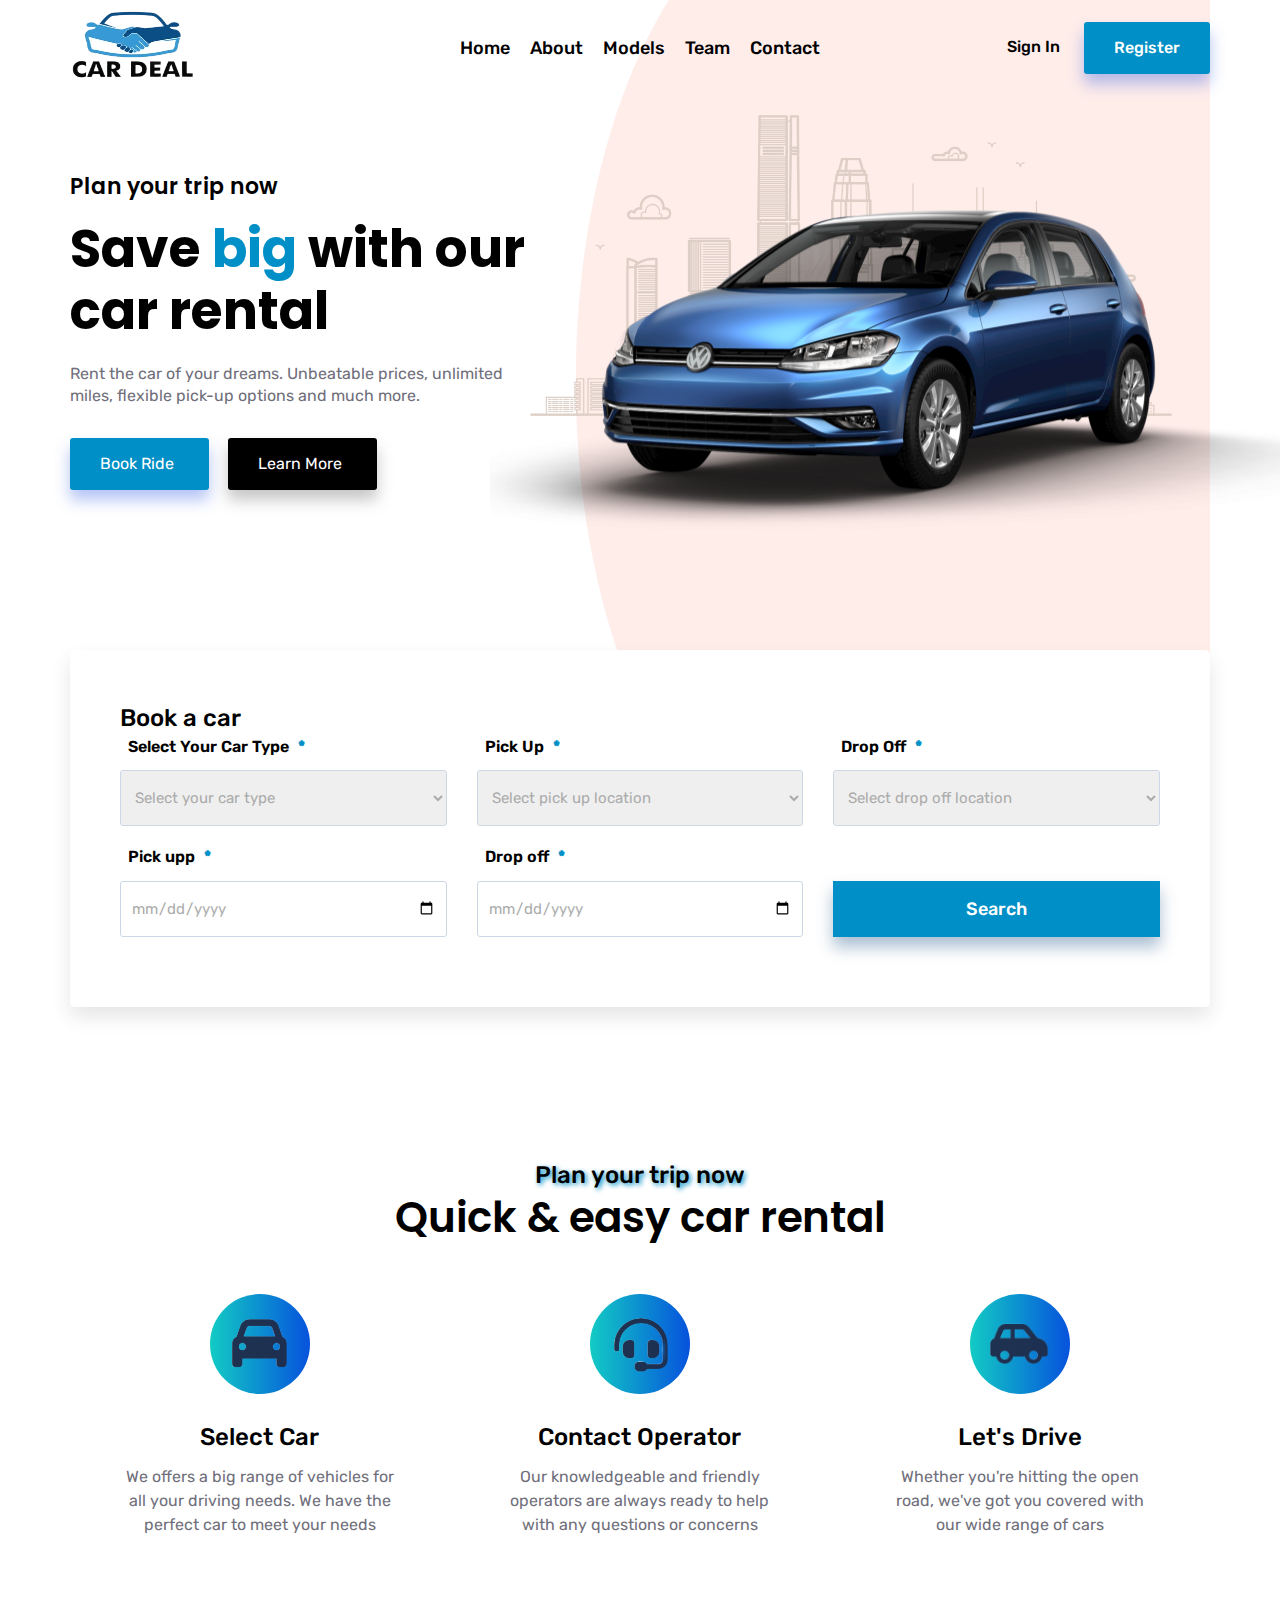
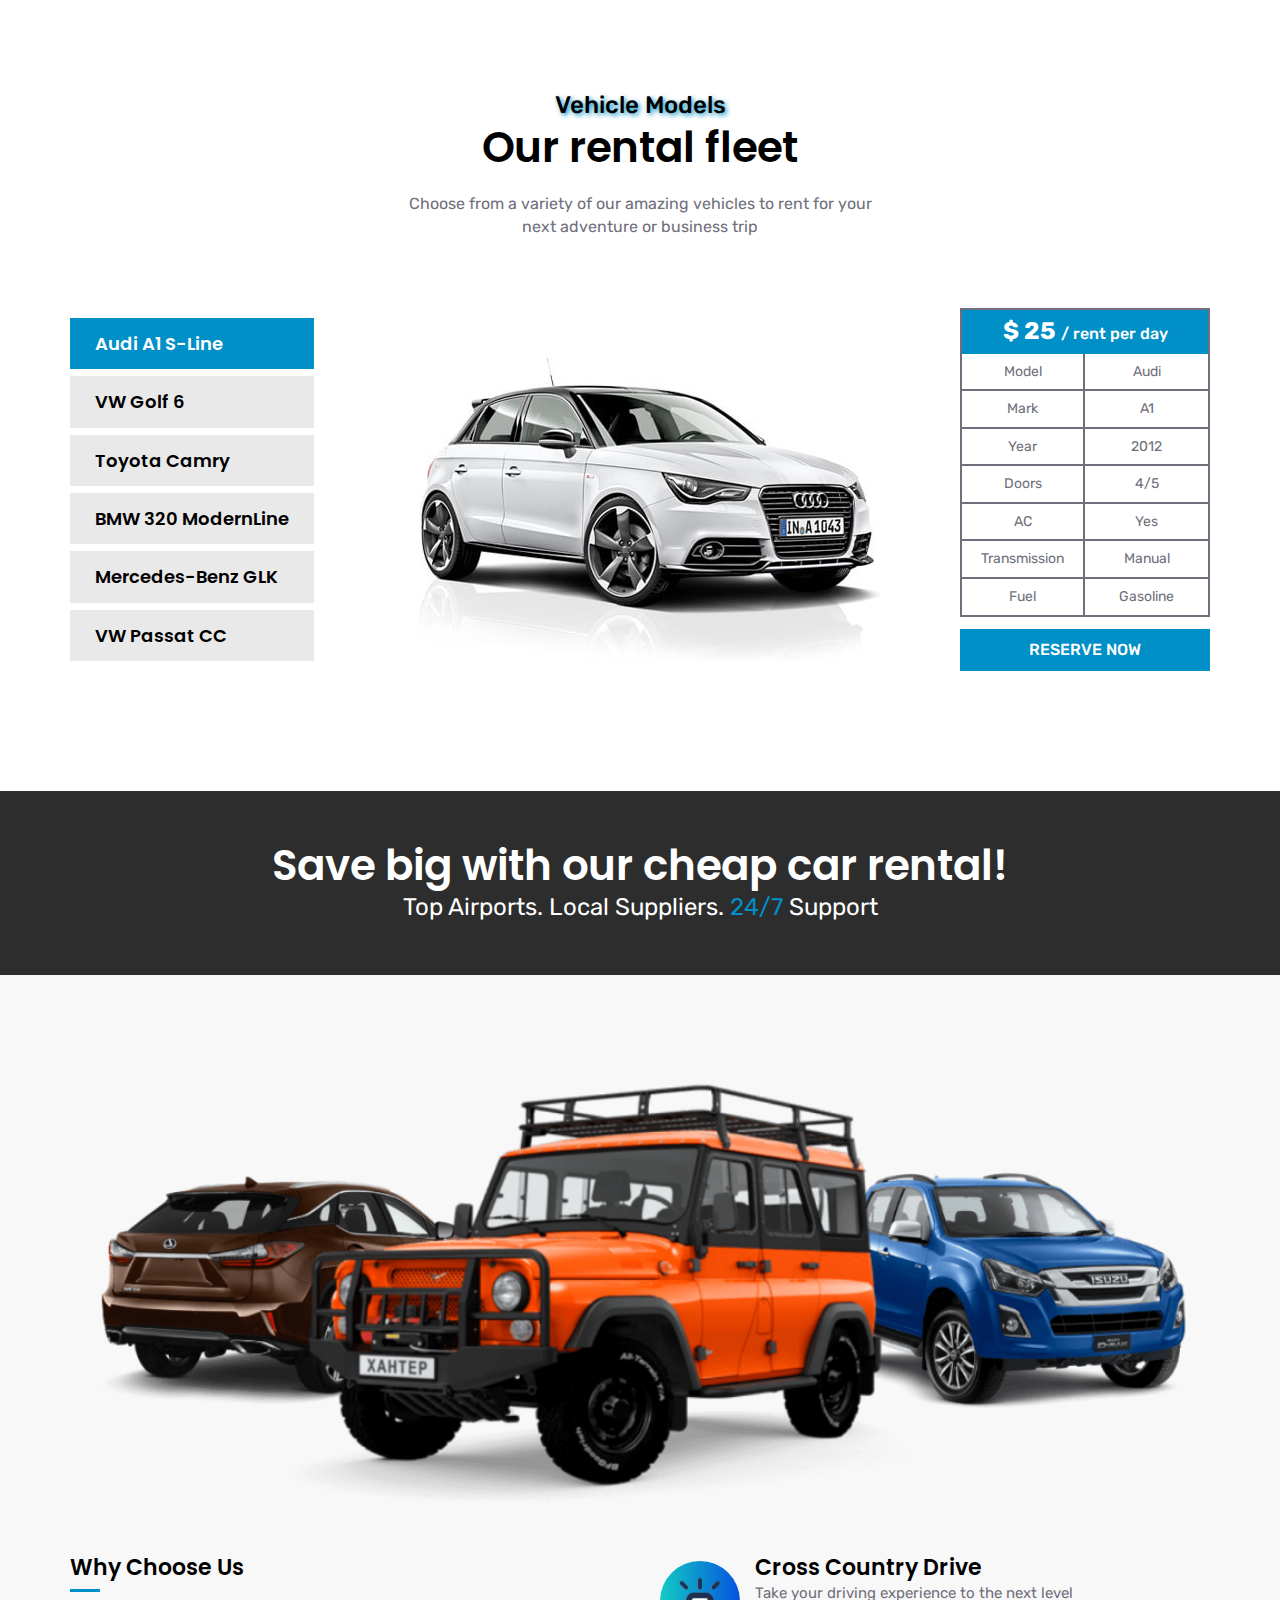
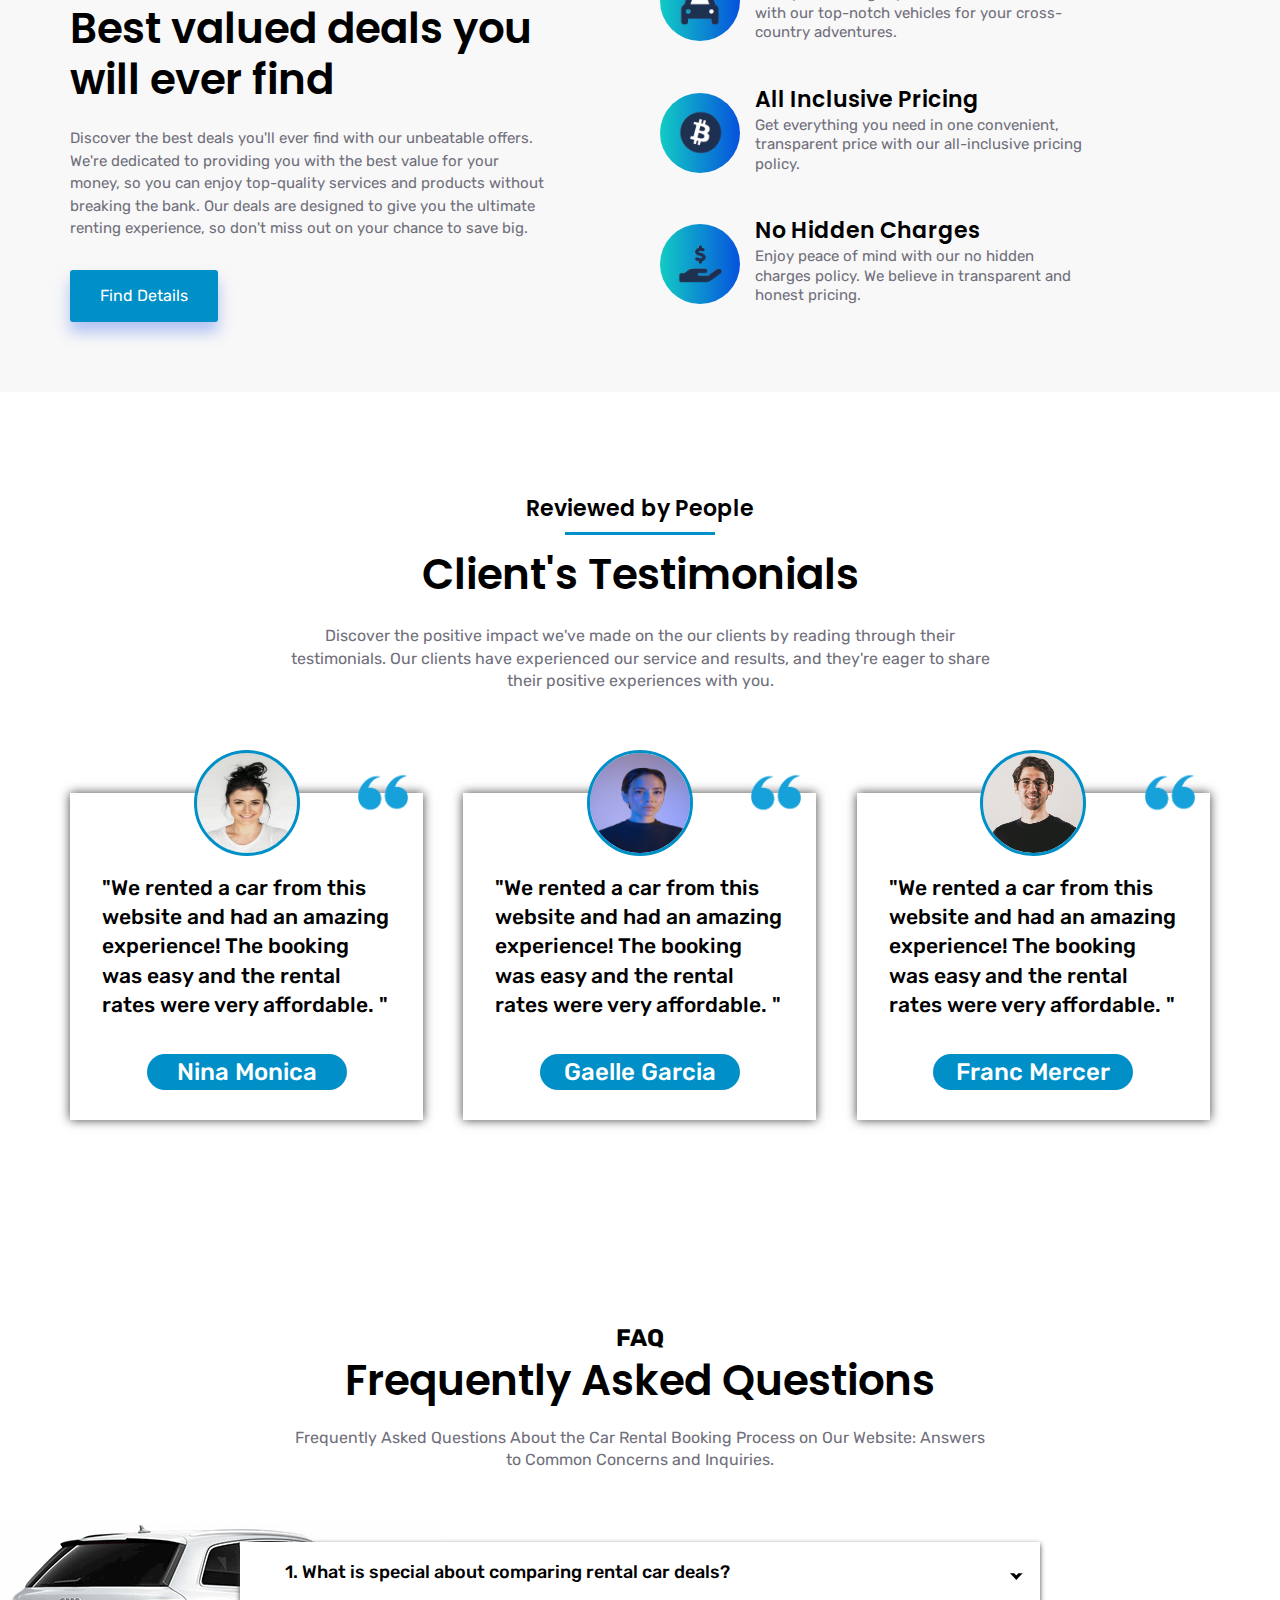
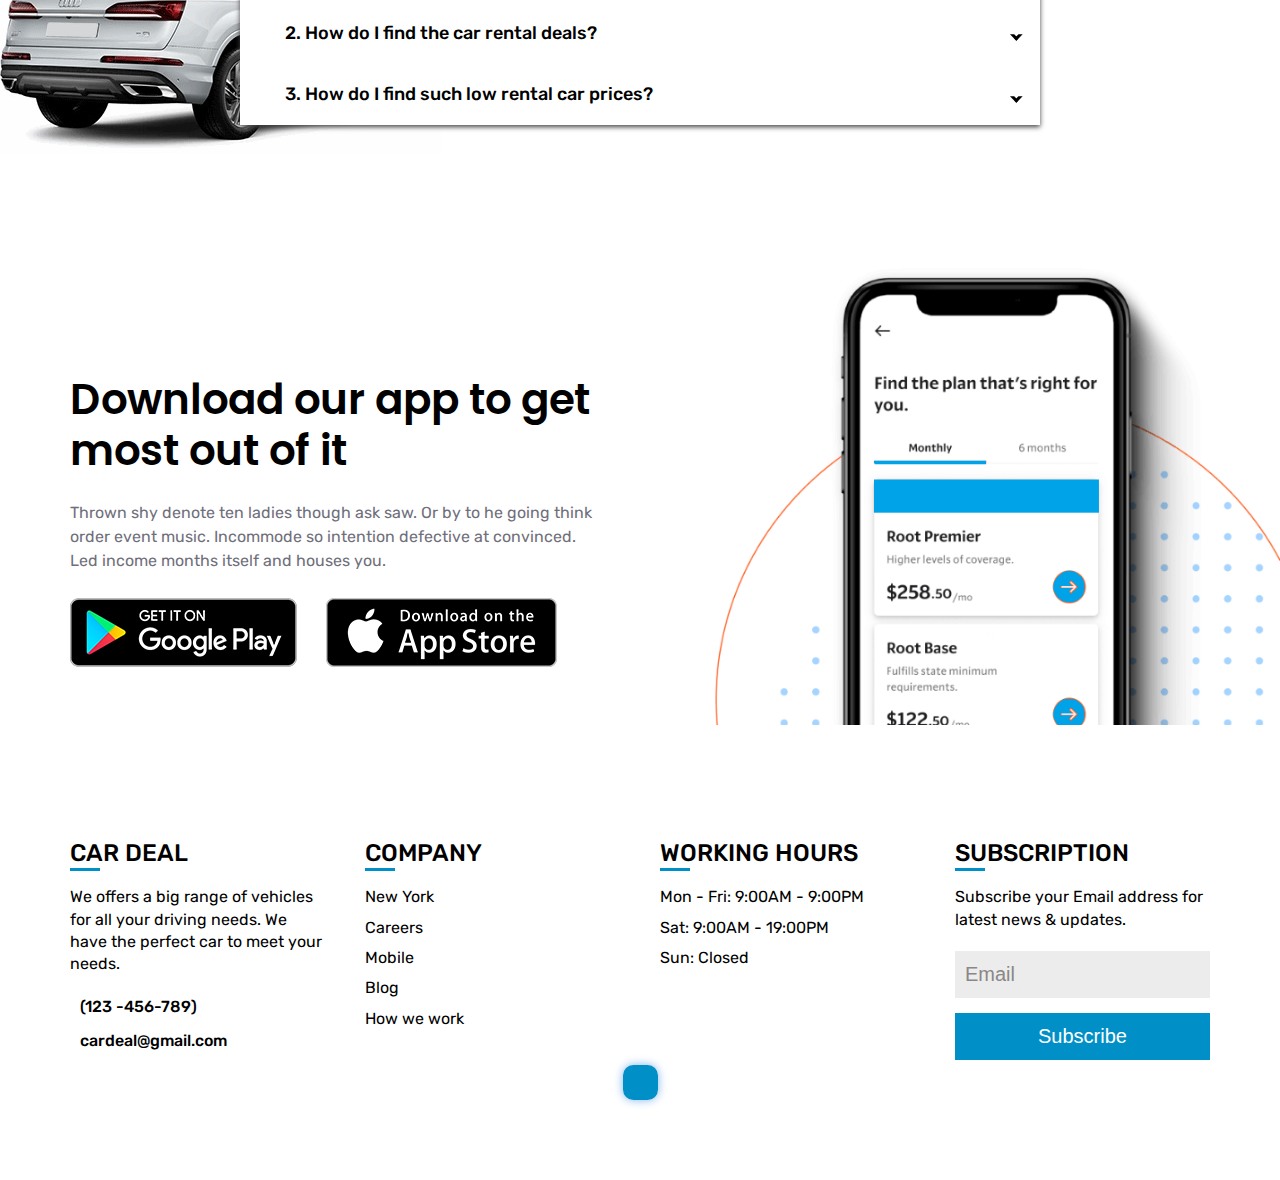
<file: index.html>
<!doctype html>
<html lang="en">
  <head>
    <meta charset="UTF-8" />
    <link rel="icon" type="image/svg+xml" href="/vite.svg" />
    <meta name="viewport" content="width=device-width, initial-scale=1.0" />
    <title>CarDeal</title>
    <link rel="preconnect" href="https://fonts.googleapis.com">
    <link rel="preconnect" href="https://fonts.gstatic.com" crossorigin>
    <link href="https://fonts.googleapis.com/css2?family=Rubik:ital,wght@0,300;0,400;0,500;0,600;0,700;0,800;1,300;1,400;1,500;1,600;1,700;1,800&display=swap" rel="stylesheet">
    <link rel="preconnect" href="https://fonts.googleapis.com">
    <link rel="preconnect" href="https://fonts.gstatic.com" crossorigin>
    <link href="https://fonts.googleapis.com/css2?family=Poppins:ital,wght@0,200;0,300;0,400;0,500;0,600;0,700;1,100;1,200;1,300;1,400;1,500;1,600;1,700&family=Rubik:ital,wght@0,300;0,400;0,500;0,600;0,700;0,800;1,300;1,400;1,500;1,600;1,700;1,800&display=swap" rel="stylesheet">
    <link rel="stylesheet" href="https://cdnjs.cloudflare.com/ajax/libs/font-awesome/6.5.1/css/all.min.css" integrity="sha512-DTOQO9RWCH3ppGqcWaEA1BIZOC6xxalwEsw9c2QQeAIftl+Vegovlnee1c9QX4TctnWMn13TZye+giMm8e2LwA==" crossorigin="anonymous" referrerpolicy="no-referrer" />
    <link rel="stylesheet" href="css/style.css">
  </head>
  <body>
	<div class="wrapper">

		<header class="header"></header>
		
		<div class="main">
 			<section class="hero">
				<div class="shell">
					<div class="hero__inner">
						<div class="hero__content">
							<h4>Plan your trip now</h4>

							<h1>Save <span>big</span> with our car rental</h1>

							<div class="hero__entry">
								<p>Rent the car of your dreams. Unbeatable prices, unlimited miles, flexible pick-up options and much more.</p>
							</div><!-- /.hero__entry -->

							<div class="hero__actions">
								<a href="#" class="btn btn--base">Book Ride
									<i class="fa-regular fa-circle-check"></i>
								</a>

								<a href="#" class="btn btn--black">
									Learn More 
									<i class="fa-solid fa-angle-right"></i>
								</a>
							</div><!-- /.hero__actions -->
						</div><!-- /.hero__content -->

						<figure class="hero__image-top">
							<img src="./public/images/vw.png" alt="">
						</figure>

						<figure class="hero__image">
							<img src="./public/images/hero2.png" alt="">
						</figure>
					</div><!-- /.hero__inner -->
				</div><!-- /.shell -->
		 	</section><!-- /.hero -->

			<section class="section-booking">
				<div class="shell">
					<div class="section__inner">
						<div class="form">
							<form action="">
								<header class="form__head">
									<h3>Book a car</h3>
								</header><!-- /.form__head -->

								<div class="form__body">
									<div class="form__row">
										<div class="form__cols">
											<div class="form__col">
												<div class="form__label">
													<i class="fa-solid fa-car-side"></i>

													Select Your Car Type 

													<b>*</b>
												</div><!-- /.form__label -->

												<div class="select">
													<select name="" id="" required>
														<option value="1">Select your car type</option>

														<option value="2">2</option>
													</select>
												</div><!-- /.select -->
											</div><!-- /.form__col -->

											<div class="form__col">
												<div class="form__label">
													<i class="fa-solid fa-location-dot"></i>

													Pick Up

													<b>*</b>
												</div><!-- /.form__label -->

												<div class="select ">
													<select name="" id="" required>
														<option value="1">Select pick up location</option>

														<option value="2">2</option>
													</select>
												</div><!-- /.select -->
											</div><!-- /.form__col -->

											<div class="form__col">
												<div class="form__label">
													<i class="fa-solid fa-location-dot"></i>

													Drop Off

													<b>*</b>
												</div><!-- /.form__label -->

												<div class="select ">
													<select name="" id="" required >
														<option value="1">Select drop off location</option>

														<option value="2">2</option>
													</select>
												</div><!-- /.select -->
											</div><!-- /.form__col -->
										</div><!-- /.form__cols -->
									</div><!-- /.form__row -->

									<div class="form__row">
										<div class="form__cols">
											<div class="form__col">
												<div class="form__label">
													<i class="fa-solid fa-calendar-days"></i>

													Pick upp

													<b>*</b>
												</div><!-- /.form__label -->

												<div class="form__controls">
													<input type="date" id="" name="" class="field" required>
												</div><!-- /.form__controls -->
											</div><!-- /.form__col -->

											<div class="form__col">
												<div class="form__label">
													<i class="fa-solid fa-calendar-days"></i>

													Drop off

													<b>*</b>
												</div><!-- /.form__label -->

												<div class="form__controls">
													<input type="date" id="" name="" class="field" required>
												</div><!-- /.form__controls -->
											</div><!-- /.form__col -->

											<div class="form__col">
												<div class="form__actions">
													<input type="submit" class="form__btn btn" value="Search">
												</div><!-- /.form__actions -->
											</div><!-- /.form__col -->
										</div><!-- /.form__cols -->
									</div><!-- /.form__row -->
								</div><!-- /.form__body -->
							</form>
						</div><!-- /.form -->
					</div><!-- /.section__inner -->
				</div><!-- /.shell -->
			</section><!-- /.section-booking -->

			<section class="section-plan">
				<div class="shell">
					<div class="section__inner">
						<div class="section__head">
							<h3>Plan your trip now</h3>

							<h2>Quick & easy car rental</h2>
						</div><!-- /.section__head -->

						<div class="features">
							<ul class="features__items">
								<li class="features__item">
									<div class="feature">
										<figure class="feature__image">
											<img src="./public/images/planning1.png" alt="">
										</figure><!-- /.feature__image -->

										<h3>Select Car</h3>

										<p>
											We offers a big range of vehicles for all your driving needs. We have the perfect car to meet your needs
										</p>
									</div><!-- /.feature -->
								</li><!-- /.features__item -->

								<li class="features__item">
									<div class="feature">
										<figure class="feature__image">
											<img src="./public/images/plannig2.png" alt="">
										</figure><!-- /.feature__image -->

										<h3>Contact Operator</h3>

										<p>
											Our knowledgeable and friendly operators are always ready to help with any questions or concerns
										</p>
									</div><!-- /.feature -->
								</li><!-- /.features__item -->

								<li class="features__item">
									<div class="feature">
										<figure class="feature__image">
											<img src="./public/images/planning3.png" alt="">
										</figure><!-- /.feature__image -->

										<h3>Let's Drive</h3>

										<p>
											Whether you're hitting the open road, we've got you covered with our wide range of cars
										</p>
									</div><!-- /.feature -->
								</li><!-- /.features__item -->
							</ul><!-- /.features__items -->
						</div><!-- /.features -->
					</div><!-- /.section__inner -->
				</div><!-- /.shell -->
			</section><!-- /.section-plan -->

			<section class="section-fleet">
				<div class="shell">
					<div class="section__inner">
						<div class="section__head">
							<h3>Vehicle Models</h3>

							<h2>Our rental fleet</h2>

							<div class="section__entry">
								<p>
									Choose from a variety of our amazing vehicles to rent for your next adventure or business trip
								</p>
							</div><!-- /.section__entry -->
						</div><!-- /.section__head -->

						<div class="section__body">
							<div class="tabs">
								<div class="tabs__head">
									<div class="tabs__nav">
										<ul>
											<li class="is-active">
												<a href="#tab1">Audi A1 S-Line</a>
											</li>

											<li>
												<a href="#tab2">VW Golf 6</a>
											</li>

											<li>
												<a href="#tab3">Toyota Camry</a>
											</li>

											<li>
												<a href="#tab4">BMW 320 ModernLine</a>
											</li>

											<li>
												<a href="#tab5">Mercedes-Benz GLK</a>
											</li>

											<li>
												<a href="#tab6">VW Passat CC</a>
											</li>
										</ul>
									</div><!-- /.tabs__nav -->
								</div><!-- /.tabs__head -->

								<div class="tabs__body">
									<div class="tab is-current" id="tab1">
										<figure>
											<img src="./public/images/audi.jpg" alt="">
										</figure>

										<div class="table-cars">
											<table width="100%" border="0" cellpadding="0" cellspacing="0">

												<colgroup>
														<col class="table__col--size1">
														
														<col class="table__col--size1">
														
														<col class="table__col--size1">
														
														<col class="table__col--size1">
														
														<col class="table__col--size1">

														<col class="table__col--size1">

														<col class="table__col--size1">
													</colgroup>

												<thead>
													<tr>
														<th  colspan="2"><span>$ 25 </span>/ rent per day</th>	
													</tr>
												</thead>

												<tbody>
													<tr>
														<td>Model</td>
														<td>Audi</td>
													</tr>

													<tr>
														<td>Mark</td>
														<td>A1</td>
													</tr>

													<tr>
														<td>Year</td>
														<td>2012</td>
													</tr>

													<tr>
														<td>Doors</td>
														<td>4/5</td>
													</tr>

													<tr>
														<td>AC</td>
														<td>Yes</td>
													</tr>

													<tr>
														<td>Transmission</td>
														<td>Manual</td>
													</tr>

													<tr>
														<td>Fuel</td>
														<td>Gasoline</td>
													</tr>
												</tbody>
											</table>

											<a href="#" class="btn btn--table">reserve now</a>
										</div><!-- /.table -->
									</div><!-- /.tab -->

									<div class="tab" id="tab2">
										<figure>
											<img src="./public/images/golf.jpg" alt="">
										</figure>

										<div class="table-cars">
											<table width="100%" border="0" cellpadding="0" cellspacing="0">

												<colgroup>
														<col class="table__col--size1">
														
														<col class="table__col--size1">
														
														<col class="table__col--size1">
														
														<col class="table__col--size1">
														
														<col class="table__col--size1">

														<col class="table__col--size1">

														<col class="table__col--size1">
													</colgroup>

												<thead>
													<tr>
														<th  colspan="2"><span>$ 25 </span>/ rent per day</th>	
													</tr>
												</thead>

												<tbody>
													<tr>
														<td>Model</td>
														<td>Golf 6</td>
													</tr>

													<tr>
														<td>Mark</td>
														<td>Volkswagen</td>
													</tr>

													<tr>
														<td>Year</td>
														<td>2008</td>
													</tr>

													<tr>
														<td>Doors</td>
														<td>4/5</td>
													</tr>

													<tr>
														<td>AC</td>
														<td>Yes</td>
													</tr>

													<tr>
														<td>Transmission</td>
														<td>Manual</td>
													</tr>

													<tr>
														<td>Fuel</td>
														<td>Diesel</td>
													</tr>
												</tbody>
											</table>

											<a href="#" class="btn btn--table">reserve now</a>
										</div><!-- /.table -->
									</div><!-- /.tab -->

									<div class="tab" id="tab3">
										<figure>
											<img src="./public/images/toyota.jpg" alt="">
										</figure>

										<div class="table-cars">
											<table width="100%" border="0" cellpadding="0" cellspacing="0">

												<colgroup>
														<col class="table__col--size1">
														
														<col class="table__col--size1">
														
														<col class="table__col--size1">
														
														<col class="table__col--size1">
														
														<col class="table__col--size1">

														<col class="table__col--size1">

														<col class="table__col--size1">
													</colgroup>

												<thead>
													<tr>
														<th  colspan="2"><span>$ 25 </span>/ rent per day</th>	
													</tr>
												</thead>

												<tbody>
													<tr>
														<td>Model</td>
														<td>Camry</td>
													</tr>

													<tr>
														<td>Mark</td>
														<td>Toyota</td>
													</tr>

													<tr>
														<td>Year</td>
														<td>2006</td>
													</tr>

													<tr>
														<td>Doors</td>
														<td>4/5</td>
													</tr>

													<tr>
														<td>AC</td>
														<td>Yes</td>
													</tr>

													<tr>
														<td>Transmission</td>
														<td>Automatic</td>
													</tr>

													<tr>
														<td>Fuel</td>
														<td>Hybrid</td>
													</tr>
												</tbody>
											</table>

											<a href="#" class="btn btn--table">reserve now</a>
										</div><!-- /.table -->
									</div><!-- /.tab -->

									<div class="tab" id="tab4">
										<figure>
											<img src="./public/images/bmw.jpg" alt="">
										</figure>

										<div class="table-cars">
											<table width="100%" border="0" cellpadding="0" cellspacing="0">

												<colgroup>
														<col class="table__col--size1">
														
														<col class="table__col--size1">
														
														<col class="table__col--size1">
														
														<col class="table__col--size1">
														
														<col class="table__col--size1">

														<col class="table__col--size1">

														<col class="table__col--size1">
													</colgroup>

												<thead>
													<tr>
														<th  colspan="2"><span>$ 25 </span>/ rent per day</th>	
													</tr>
												</thead>

												<tbody>
													<tr>
														<td>Model</td>
														<td>320</td>
													</tr>

													<tr>
														<td>Mark</td>
														<td>Bmw</td>
													</tr>

													<tr>
														<td>Year</td>
														<td>212</td>
													</tr>

													<tr>
														<td>Doors</td>
														<td>4/5</td>
													</tr>

													<tr>
														<td>AC</td>
														<td>Yes</td>
													</tr>

													<tr>
														<td>Transmission</td>
														<td>Manual</td>
													</tr>

													<tr>
														<td>Fuel</td>
														<td>Diesel</td>
													</tr>
												</tbody>
											</table>

											<a href="#" class="btn btn--table">reserve now</a>
										</div><!-- /.table -->
									</div><!-- /.tab -->

									<div class="tab" id="tab5">
										<figure>
											<img src="./public/images/mercedes.jpg" alt="">
										</figure>

										<div class="table-cars">
											<table width="100%" border="0" cellpadding="0" cellspacing="0">

												<colgroup>
														<col class="table__col--size1">
														
														<col class="table__col--size1">
														
														<col class="table__col--size1">
														
														<col class="table__col--size1">
														
														<col class="table__col--size1">

														<col class="table__col--size1">

														<col class="table__col--size1">
													</colgroup>

												<thead>
													<tr>
														<th  colspan="2"><span>$ 25 </span>/ rent per day</th>	
													</tr>
												</thead>

												<tbody>
													<tr>
														<td>Model</td>
														<td>Benz GLK</td>
													</tr>

													<tr>
														<td>Mark</td>
														<td>Mercedes</td>
													</tr>

													<tr>
														<td>Year</td>
														<td>2006</td>
													</tr>

													<tr>
														<td>Doors</td>
														<td>4/5</td>
													</tr>

													<tr>
														<td>AC</td>
														<td>Yes</td>
													</tr>

													<tr>
														<td>Transmission</td>
														<td>Manual</td>
													</tr>

													<tr>
														<td>Fuel</td>
														<td>Diesel</td>
													</tr>
												</tbody>
											</table>

											<a href="#" class="btn btn--table">reserve now</a>
										</div><!-- /.table -->
									</div><!-- /.tab -->

									<div class="tab" id="tab6">
										<figure>
											<img src="./public/images/toyota.jpg" alt="">
										</figure>

										<div class="table-cars">
											<table width="100%" border="0" cellpadding="0" cellspacing="0">

												<colgroup>
														<col class="table__col--size1">
														
														<col class="table__col--size1">
														
														<col class="table__col--size1">
														
														<col class="table__col--size1">
														
														<col class="table__col--size1">

														<col class="table__col--size1">

														<col class="table__col--size1">
													</colgroup>

												<thead>
													<tr>
														<th  colspan="2"><span>$ 25 </span>/ rent per day</th>	
													</tr>
												</thead>

												<tbody>
													<tr>
														<td>Model</td>
														<td>Passat CC</td>
													</tr>

													<tr>
														<td>Mark</td>
														<td>Volkswagen</td>
													</tr>

													<tr>
														<td>Year</td>
														<td>2008</td>
													</tr>

													<tr>
														<td>Doors</td>
														<td>4/5</td>
													</tr>

													<tr>
														<td>AC</td>
														<td>Yes</td>
													</tr>

													<tr>
														<td>Transmission</td>
														<td>Automatic</td>
													</tr>

													<tr>
														<td>Fuel</td>
														<td>Gasoline</td>
													</tr>
												</tbody>
											</table>

											<a href="#" class="btn btn--table">reserve now</a>
										</div><!-- /.table -->
									</div><!-- /.tab -->
								</div><!-- /.tabs__body -->
							</div><!-- /.tabs -->
						</div><!-- /.section__body -->
					</div><!-- /.section__inner -->
				</div><!-- /.shell -->
			</section><!-- /.section-fleet -->

			<div class="callout">
				<div class="shell">
					<div class="callout__content">
						<h2>Save big with our cheap car rental!</h2>

						<p>Top Airports. Local Suppliers. <span>24/7</span> Support</p>
					</div><!-- /.callout__content -->
				</div><!-- /.shell -->
			</div><!-- /.callout -->

			<div class="section-grey">
				<div class="shell">
					<div class="section__inner">
						<figure class="section__image">
							<img src="./public/images/cars3.png" alt="">
						</figure>

						<div class="section__body">
							<div class="grid grid--lg-gutter">
								<div class="grid__col grid__col--1of2 grid__col--full">
									<div class="section__content">
										<h4>Why Choose Us</h4>

										<h2>Best valued deals you will ever find</h2>

										<div class="section__entry">
											<p>
												Discover the best deals you'll ever find with our unbeatable offers. We're dedicated to providing you with the best value for your money, so you can enjoy top-quality services and products without breaking the bank. Our deals are designed to give you the ultimate renting experience, so don't miss out on your chance to save big.
											</p>
										</div><!-- /.grid__entry -->

										<a href="#" class="btn btn--base">Find Details </a>
									</div><!-- /.section__content -->
								</div><!-- /.grid__col -->

								<div class="grid__col grid__col--1of2 grid__col--full">
									<div class="section__aside">
										<ul class="list-offers">
											<li>
												<figure>
													<img src="./public/images/car1.png" alt="">
												</figure>

												<div class="list__content">
													<h4>Cross Country Drive</h4>

													<p>
														Take your driving experience to the next level with our top-notch vehicles for your cross-country adventures.
													</p>
												</div><!-- /.list__content -->
											</li>

											<li>
												<figure>
													<img src="./public/images/coin.png" alt="">
												</figure>

												<div class="list__content">
													<h4>All Inclusive Pricing</h4>

													<p>
														Get everything you need in one convenient, transparent price with our all-inclusive pricing policy.
													</p>
												</div><!-- /.list__content -->
											</li>

											<li>
												<figure>
													<img src="./public/images/hand.png" alt="">
												</figure>

												<div class="list__content">
													<h4>No Hidden Charges</h4>

													<p>
														Enjoy peace of mind with our no hidden charges policy. We believe in transparent and honest pricing.
													</p>
												</div><!-- /.list__content -->
											</li>
										</ul><!-- /.list-offers -->
									</div><!-- /.section__aside -->
								</div><!-- /.grid__col -->
							</div><!-- /.grid -->
						</div><!-- /.section__body -->
					</div><!-- /.section__inner -->
				</div><!-- /.shell-->
			</div><!-- /.section-grey -->

			<div class="section-testimonials">
				<div class="shell">
					<div class="section__inner">
						<div class="section__head">
							<h4>Reviewed by People</h4>

							<h2>Client's Testimonials</h2>

							<div class="section__entry">
								<p>
									Discover the positive impact we've made on the our clients by reading through their testimonials. Our clients have experienced our service and results, and they're eager to share their positive experiences with you.
								</p>
							</div><!-- /.section__entry -->
						</div><!-- /.section__head -->
						
						<div class="grid grid--lg-gutter">
							<div class="grid__col grid__col--1of3 grid__col--full">
								<div class="card">
									<figure class="card__image">
										<img src="./public/images/user1.jpg" alt="">
									</figure>

									<figure class="card__image-quote">
										<img src="./public/images/quotes.png" alt="">
									</figure>

									<div class="card__entry">
										<p>
											"We rented a car from this website and had an amazing experience! The booking was easy and the rental rates were very affordable. "
										</p>
									</div><!-- /.card__entry -->

									<div class="card__foot">
										<h3>Nina Monica</h3>
									</div><!-- /.card__foot -->
								</div><!-- /.card -->
							</div><!-- /.grid__col -->

							<div class="grid__col grid__col--1of3 grid__col--full">
								<div class="card">
									<figure class="card__image">
										<img src="./public/images/user2.jpg" alt="">
									</figure>

									<figure class="card__image-quote">
										<img src="./public/images/quotes.png" alt="">
									</figure>

									<div class="card__entry">
										<p>
											"We rented a car from this website and had an amazing experience! The booking was easy and the rental rates were very affordable. "
										</p>
									</div><!-- /.card__entry -->

									<div class="card__foot">
										<h3>Gaelle Garcia</h3>
									</div><!-- /.card__foot -->
								</div><!-- /.card -->
							</div><!-- /.grid__col -->

							<div class="grid__col grid__col--1of3 grid__col--full">
								<div class="card">
									<figure class="card__image">
										<img src="./public/images/user3.jpg" alt="">
									</figure>

									<figure class="card__image-quote">
										<img src="./public/images/quotes.png" alt="">
									</figure>

									<div class="card__entry">
										<p>
											"We rented a car from this website and had an amazing experience! The booking was easy and the rental rates were very affordable. "
										</p>
									</div><!-- /.card__entry -->

									<div class="card__foot">
										<h3>Franc Mercer</h3>
									</div><!-- /.card__foot -->
								</div><!-- /.card -->
							</div><!-- /.grid__col -->
						</div><!-- /.grid -->
					</div><!-- /.section__inner -->
				</div><!-- /.shell -->
			</div><!-- /.section-testimonials -->

			<div class="section-faq">
				<figure class="section__image">
					<img src="./public/images/audiq7.jpg" alt="">
				</figure>

				<div class="section__inner">
					<div class="shell">
						<div class="section__content">
							<div class="section__head">
								<h3>faq</h3>

								<h2>Frequently Asked Questions</h2>
								
								<div class="section__entry">
									<p>
										Frequently Asked Questions About the Car Rental Booking Process on Our Website: Answers to Common Concerns and Inquiries.
									</p>
								</div><!-- /.section__entry -->
							</div><!-- /.section__head -->

							<div class="accordion">
								<div class="accordion__section">
									<div class="accordion__head">
										<p>1. What is special about comparing rental car deals?</p>
									</div>

									<div class="accordion__body">
										<p>
											Comparing rental car deals is important as it helps find the best deal that fits your budget and requirements, ensuring you get the most value for your money. By comparing various options, you can find deals that offer lower prices, additional services, or better car models. You can find car rental deals by researching online and comparing prices from different rental companies.
										</p>
									</div><!-- /.accordion__body -->
								</div><!-- /.accordion__section -->

								<div class="accordion__section">
									<div class="accordion__head">
										<p>2. How do I find the car rental deals?</p>
									</div>

									<div class="accordion__body">
										<p>
											You can find car rental deals by researching online and comparing prices from different rental companies. Websites such as Expedia, Kayak, and Travelocity allow you to compare prices and view available rental options. It is also recommended to sign up for email newsletters and follow rental car companies on social media to be informed of any special deals or promotions.
										</p>
									</div><!-- /.accordion__body -->
								</div><!-- /.accordion__section -->

								<div class="accordion__section">
									<div class="accordion__head">
										<p>3. How do I find such low rental car prices?</p>
									</div>

									<div class="accordion__body">
										<p>
											Book in advance: Booking your rental car ahead of time can often result in lower prices. Compare prices from multiple companies: Use websites like Kayak, Expedia, or Travelocity to compare prices from multiple rental car companies. Look for discount codes and coupons: Search for discount codes and coupons that you can use to lower the rental price. Renting from an off-airport location can sometimes result in lower prices.
										</p>
									</div><!-- /.accordion__body -->
								</div><!-- /.accordion__section -->
							</div><!-- /.accordion -->
						</div><!-- /.section__content -->
					</div><!-- /.shell -->
				</div><!-- /.section__inner -->
			</div><!-- /.section-faq -->

			<div class="section-app">
				<figure class="section__image">
					<img src="./public/images/phone-bg.png" alt="">
				</figure>

				<div class="section__inner">
					<div class="shell">
						<div class="section__content">
							<h2>Download our app to get most out of it</h2>

							<div class="section__entry">
								<p>
									Thrown shy denote ten ladies though ask saw. Or by to he going think order event music. Incommode so intention defective at convinced. Led income months itself and houses you.
								</p>
							</div><!-- /.section__entry -->

							<div class="section__buttons">
								<a href="#">
									<img src="./public/images/google.svg" alt="">
								</a>

								<a href="#">
									<img src="./public/images/apple.svg" alt="">
								</a>
							</div><!-- /.section__buttons -->
						</div><!-- /.section__content -->
					</div><!-- /.shell -->
				</div><!-- /.section__inner -->
			</div><!-- /.section-app -->
		</div><!-- /.main -->

		<footer class="footer">
</footer><!-- /.footer -->

	</div><!-- /.wrapper -->
   
    <script type="module" src="./js/main.js"></script>
  </body>
</html>
</file>
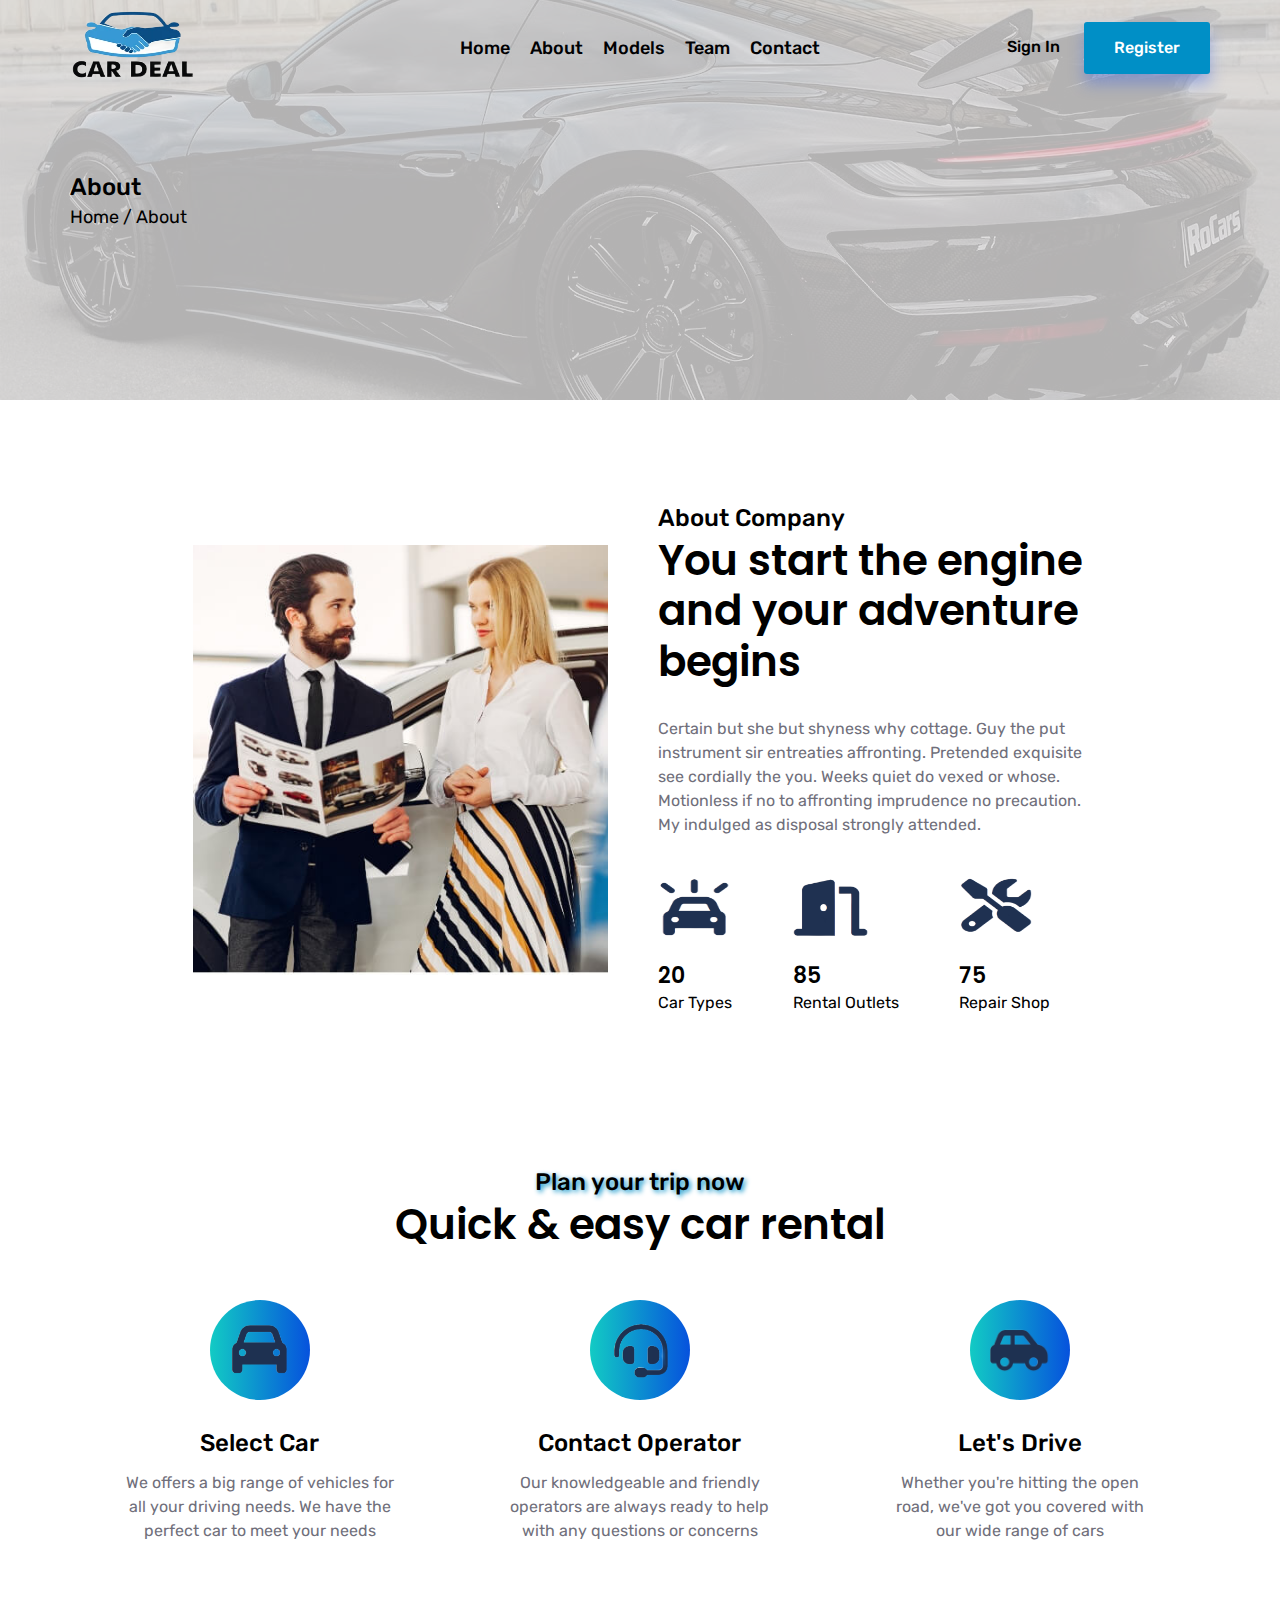
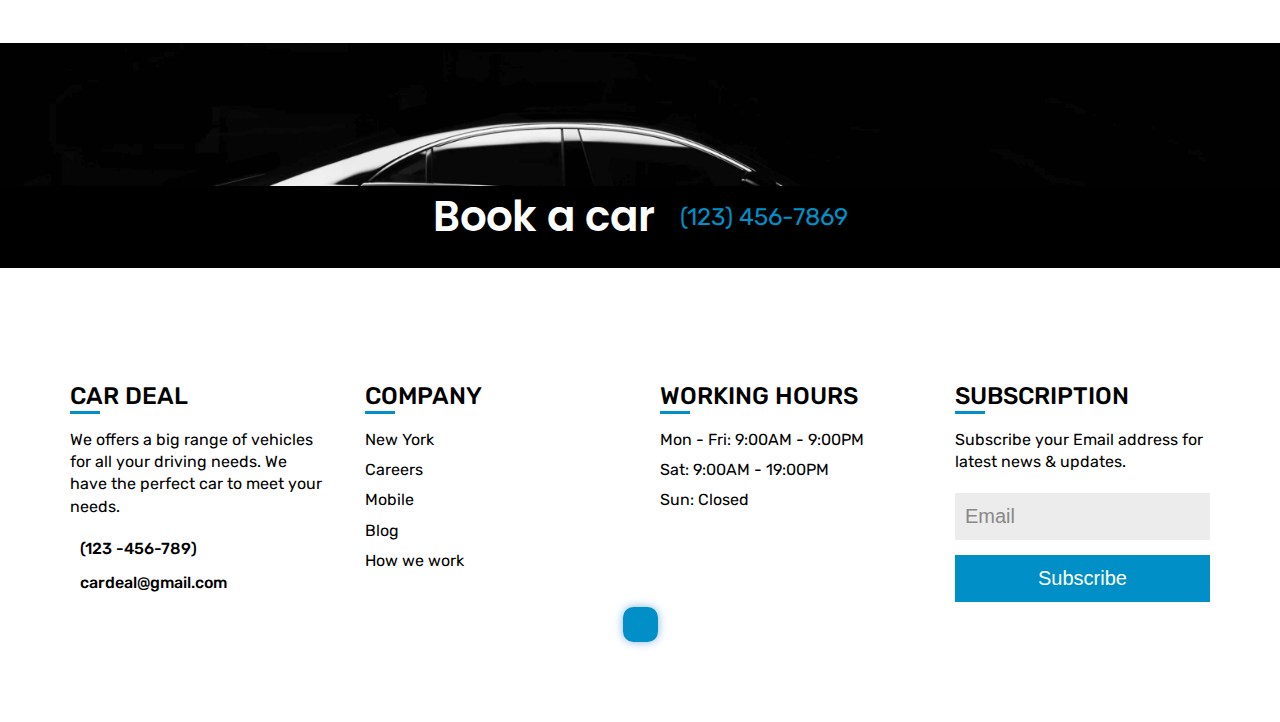
<file: about.html>
<!DOCTYPE html>
<html lang="en">
 <head>
    <meta charset="UTF-8" />
    <link rel="icon" type="image/svg+xml" href="/vite.svg" />
    <meta name="viewport" content="width=device-width, initial-scale=1.0" />
    <title>CarDeal</title>
    <link rel="preconnect" href="https://fonts.googleapis.com">
    <link rel="preconnect" href="https://fonts.gstatic.com" crossorigin>
    <link href="https://fonts.googleapis.com/css2?family=Rubik:ital,wght@0,300;0,400;0,500;0,600;0,700;0,800;1,300;1,400;1,500;1,600;1,700;1,800&display=swap" rel="stylesheet">
    <link rel="preconnect" href="https://fonts.googleapis.com">
    <link rel="preconnect" href="https://fonts.gstatic.com" crossorigin>
    <link href="https://fonts.googleapis.com/css2?family=Poppins:ital,wght@0,200;0,300;0,400;0,500;0,600;0,700;1,100;1,200;1,300;1,400;1,500;1,600;1,700&family=Rubik:ital,wght@0,300;0,400;0,500;0,600;0,700;0,800;1,300;1,400;1,500;1,600;1,700;1,800&display=swap" rel="stylesheet">
    <link rel="stylesheet" href="https://cdnjs.cloudflare.com/ajax/libs/font-awesome/6.5.1/css/all.min.css" integrity="sha512-DTOQO9RWCH3ppGqcWaEA1BIZOC6xxalwEsw9c2QQeAIftl+Vegovlnee1c9QX4TctnWMn13TZye+giMm8e2LwA==" crossorigin="anonymous" referrerpolicy="no-referrer" />
   <link rel="stylesheet" href="css/style.css">
  </head>
<body>
    <div class="header header--absolute">		
	</div><!-- /.Header -->

    <div class="main">
		<div class="section-intro">
			<figure>
				<img src="./public/images/porche.jpg" alt="">
			</figure>

			<div class="section__inner">
				<div class="shell">
					<div class="section__content">
						<h3>About</h3>

						<p>
							<a href="/index.html">Home</a>
							/ About
						</p>
					</div><!-- /.section__content -->
				</div><!-- /.shell -->
			</div><!-- /.section__inner -->
		</div><!-- /.section__intro -->

		<div class="section-about">
			<div class="shell">
				<div class="section__inner">
					<figure>
						<img src="./public/images/about.jpg" alt="">
					</figure>

					<div class="section__content">
						<h3>About Company</h3>

						<h2>You start the engine and your adventure begins</h2>

						<div class="section__entry">
							<p>
								Certain but she but shyness why cottage. Guy the put instrument sir entreaties affronting. Pretended exquisite see cordially the you. Weeks quiet do vexed or whose. Motionless if no to affronting imprudence no precaution. My indulged as disposal strongly attended.
							</p>
						</div><!-- /.section__entry -->

						<ul class="list-services">
							<li>
								<img src="./public/images/car1.png" alt="">
							
								<h4>20</h4>

								<span>Car Types</span>
							</li>

							<li>
								<img src="./public/images/garage.png" alt="">

								<h4>85</h4>
								
								<span>Rental Outlets</span>
							</li>

							<li>
								<img src="./public/images/repair.png" alt="">

								<h4>75</h4>

								<span>Repair Shop</span>
							</li>
						</ul><!-- /.section__services -->
					</div><!-- /.section__content -->
				</div><!-- /.section__inner -->
			</div><!-- /.shell -->
		</div><!-- /.section-about -->

		<section class="section-plan">
			<div class="shell">
				<div class="section__inner">
					<div class="section__head">
						<h3>Plan your trip now</h3>

						<h2>Quick & easy car rental</h2>
					</div><!-- /.section__head -->

					<div class="features">
						<ul class="features__items">
							<li class="features__item">
								<div class="feature">
									<figure class="feature__image">
										<img src="./public/images/planning1.png" alt="">
									</figure><!-- /.feature__image -->

									<h3>Select Car</h3>

									<p>
										We offers a big range of vehicles for all your driving needs. We have the perfect car to meet your needs
									</p>
								</div><!-- /.feature -->
							</li><!-- /.features__item -->

							<li class="features__item">
								<div class="feature">
									<figure class="feature__image">
										<img src="./public/images/plannig2.png" alt="">
									</figure><!-- /.feature__image -->

									<h3>Contact Operator</h3>

									<p>
										Our knowledgeable and friendly operators are always ready to help with any questions or concerns
									</p>
								</div><!-- /.feature -->
							</li><!-- /.features__item -->

							<li class="features__item">
								<div class="feature">
									<figure class="feature__image">
										<img src="./public/images/planning3.png" alt="">
									</figure><!-- /.feature__image -->

									<h3>Let's Drive</h3>

									<p>
										Whether you're hitting the open road, we've got you covered with our wide range of cars
									</p>
								</div><!-- /.feature -->
							</li><!-- /.features__item -->
						</ul><!-- /.features__items -->
					</div><!-- /.features -->
				</div><!-- /.section__inner -->
			</div><!-- /.shell -->
		</section><!-- /.section-plan -->

		<section class="callout callout--md">
			<figure callout__image>
				<img src="./public/images/callout.png" alt="">
			</figure>
			
			<div class="callout__inner">
				<div class="shell">
					<div class="callout__content">
						<h2>Book a car</h2>

						<a href="#">
							<i class="fa-solid fa-phone" style="color: #22caec;"></i>

							(123) 456-7869
						</a>
					</div><!-- /.callout__content -->
				</div><!-- /.shell -->
			</div><!-- /.callout -->
		</section><!-- /.callout -->
    </div><!-- /.main -->
    
    <footer class="footer">
</footer><!-- /.footer -->

  <script type="module" src="/js/index.js"></script>
</body>
</html>
</file>
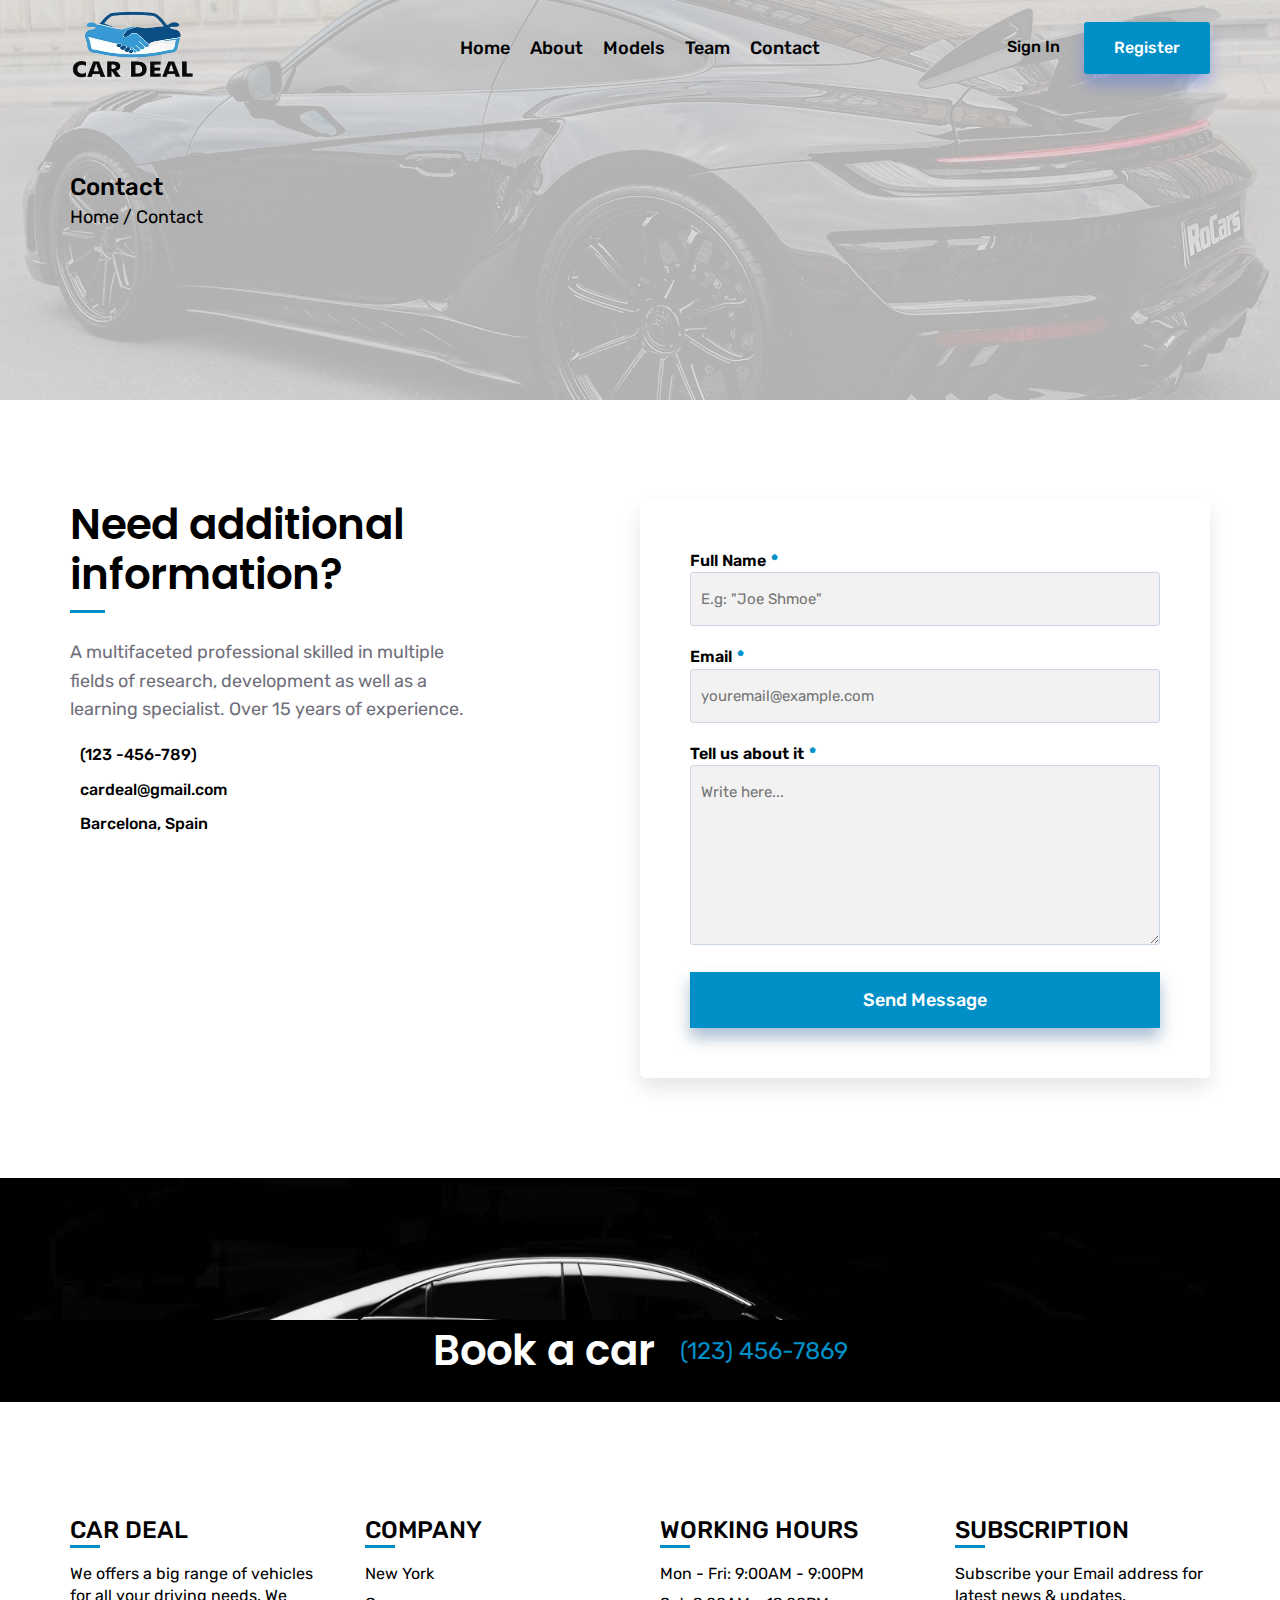
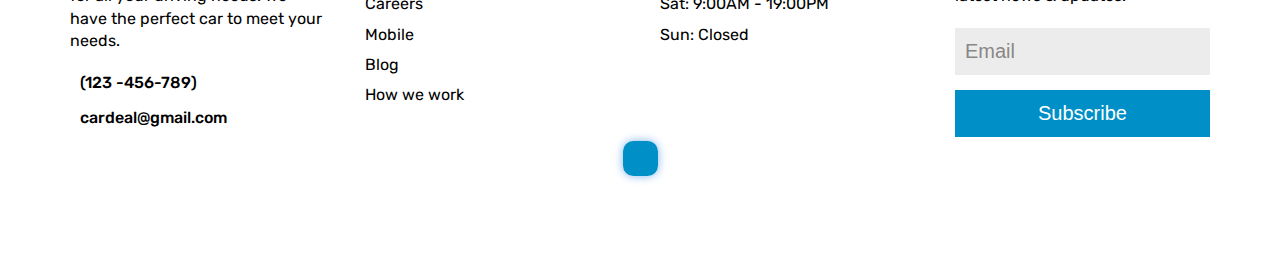
<file: contact.html>
<!DOCTYPE html>
<html lang="en">
 <head>
    <meta charset="UTF-8" />
    <link rel="icon" type="image/svg+xml" href="/vite.svg" />
    <meta name="viewport" content="width=device-width, initial-scale=1.0" />
    <title>CarDeal</title>
    <link rel="preconnect" href="https://fonts.googleapis.com">
    <link rel="preconnect" href="https://fonts.gstatic.com" crossorigin>
    <link href="https://fonts.googleapis.com/css2?family=Rubik:ital,wght@0,300;0,400;0,500;0,600;0,700;0,800;1,300;1,400;1,500;1,600;1,700;1,800&display=swap" rel="stylesheet">
    <link rel="preconnect" href="https://fonts.googleapis.com">
    <link rel="preconnect" href="https://fonts.gstatic.com" crossorigin>
    <link href="https://fonts.googleapis.com/css2?family=Poppins:ital,wght@0,200;0,300;0,400;0,500;0,600;0,700;1,100;1,200;1,300;1,400;1,500;1,600;1,700&family=Rubik:ital,wght@0,300;0,400;0,500;0,600;0,700;0,800;1,300;1,400;1,500;1,600;1,700;1,800&display=swap" rel="stylesheet">
    <link rel="stylesheet" href="https://cdnjs.cloudflare.com/ajax/libs/font-awesome/6.5.1/css/all.min.css" integrity="sha512-DTOQO9RWCH3ppGqcWaEA1BIZOC6xxalwEsw9c2QQeAIftl+Vegovlnee1c9QX4TctnWMn13TZye+giMm8e2LwA==" crossorigin="anonymous" referrerpolicy="no-referrer" />
   <link rel="stylesheet" href="css/style.css">
  </head>
<body>
  <header class="header header__absolute">
</header>

    <div class="main">
		<div class="section-intro">
			<figure>
				<img src="./public/images/porche.jpg" alt="">
			</figure>

			<div class="section__inner">
				<div class="shell">
					<div class="section__content">
						<h3>Contact</h3>

						<p>
							<a href="/index.html">Home</a>
							/ Contact
						</p>
					</div><!-- /.section__content -->
				</div><!-- /.shell -->
			</div><!-- /.section__inner -->
		</div><!-- /.section__intro -->

        <div class="section-contact">
            <div class="shell">
                <div class="section__inner">
                    <div class="grid">
                        <div class="grid__col grid__col--1of2 grid__col--tablet">
                            <div class="section__content">
                                <h2>Need additional information?</h2>

                                <div class="section__entry">
                                    <p>
                                        A multifaceted professional skilled in multiple fields of research, development as well as a learning specialist. Over 15 years of experience.
                                    </p>
                                </div><!-- /.section__entry -->

                               <div class="phone">
                                    <a href="#">
                                        <i class="fa-solid fa-phone-volume"></i>
                
                                        (123 -456-789)
                                    </a>
                                </div><!-- /.phone -->

                                <div class="email">
                                    <a href="#">
                                        <i class="fa-solid fa-envelope"></i>
                
                                        cardeal@gmail.com
                                    </a>
                                </div><!-- /.email -->

                                <div class="location">
                                    <a href="#">
                                       <i class="fa-solid fa-location-arrow"></i>
                
                                        Barcelona, Spain
                                    </a>
                                </div><!-- /.email -->
                            </div><!-- /.section__content -->
                        </div><!-- /.grid__col -->

                         <div class="grid__col grid__col--1of2 grid__col--tablet">
                            <div class="form form--contact">
                                <form action="">
                                    <div class="form__body">
                                        <div class="form__row">
                                            <label for="name" class="form__label">Full Name<b>*</b></label>

                                            <div class="form__controls">
                                                <input type="text" class="field" id="name" placeholder="E.g: &quot;Joe Shmoe&quot;">
                                            </div><!-- /.form__controls -->
                                        </div><!-- /.form__row -->

                                        <div class="form__row">
                                            <label for="email" class="form__label">Email<b>*</b></label>

                                            <div class="form__controls">
                                                <input type="text" class="field" id="email" placeholder="youremail@example.com">
                                            </div><!-- /.form__controls -->
                                        </div><!-- /.form__row -->

                                        <div class="form__row">
                                            <label for="area" class="form__label">Tell us about it<b>*</b></label>

                                            <div class="form__controls">
                                                <textarea name="" id="area" cols="62" rows="8" placeholder="Write here..." class="field"></textarea>
                                            </div><!-- /.form__controls -->
                                        </div><!-- /.form__row -->
                                    </div><!-- /.form__body -->

                                    <div class="form__actions">
                                        <input type="" class="form__btn" value="Send Message">
                                    </div><!-- /.form__actions -->
                                </form>
                            </div><!-- /.form -->
                         </div><!-- /.grid__Col -->
                    </div><!-- /.grid -->
                </div><!-- /.section__inner -->
            </div><!-- /.shell -->
        </div><!-- /.section-contact -->

        <section class="callout callout--md">
			<figure callout__image>
				<img src="./public/images/callout.png" alt="">
			</figure>
			
			<div class="callout__inner">
				<div class="shell">
					<div class="callout__content">
						<h2>Book a car</h2>

						<a href="#">
							<i class="fa-solid fa-phone" style="color: #22caec;"></i>

							(123) 456-7869
						</a>
					</div><!-- /.callout__content -->
				</div><!-- /.shell -->
			</div><!-- /.callout -->
		</section><!-- /.callout -->

    </div><!-- /.main -->
    
   <footer class="footer">
</footer><!-- /.footer -->

  <script type="module" src="/js/index.js"></script>
</body>
</html>
</file>
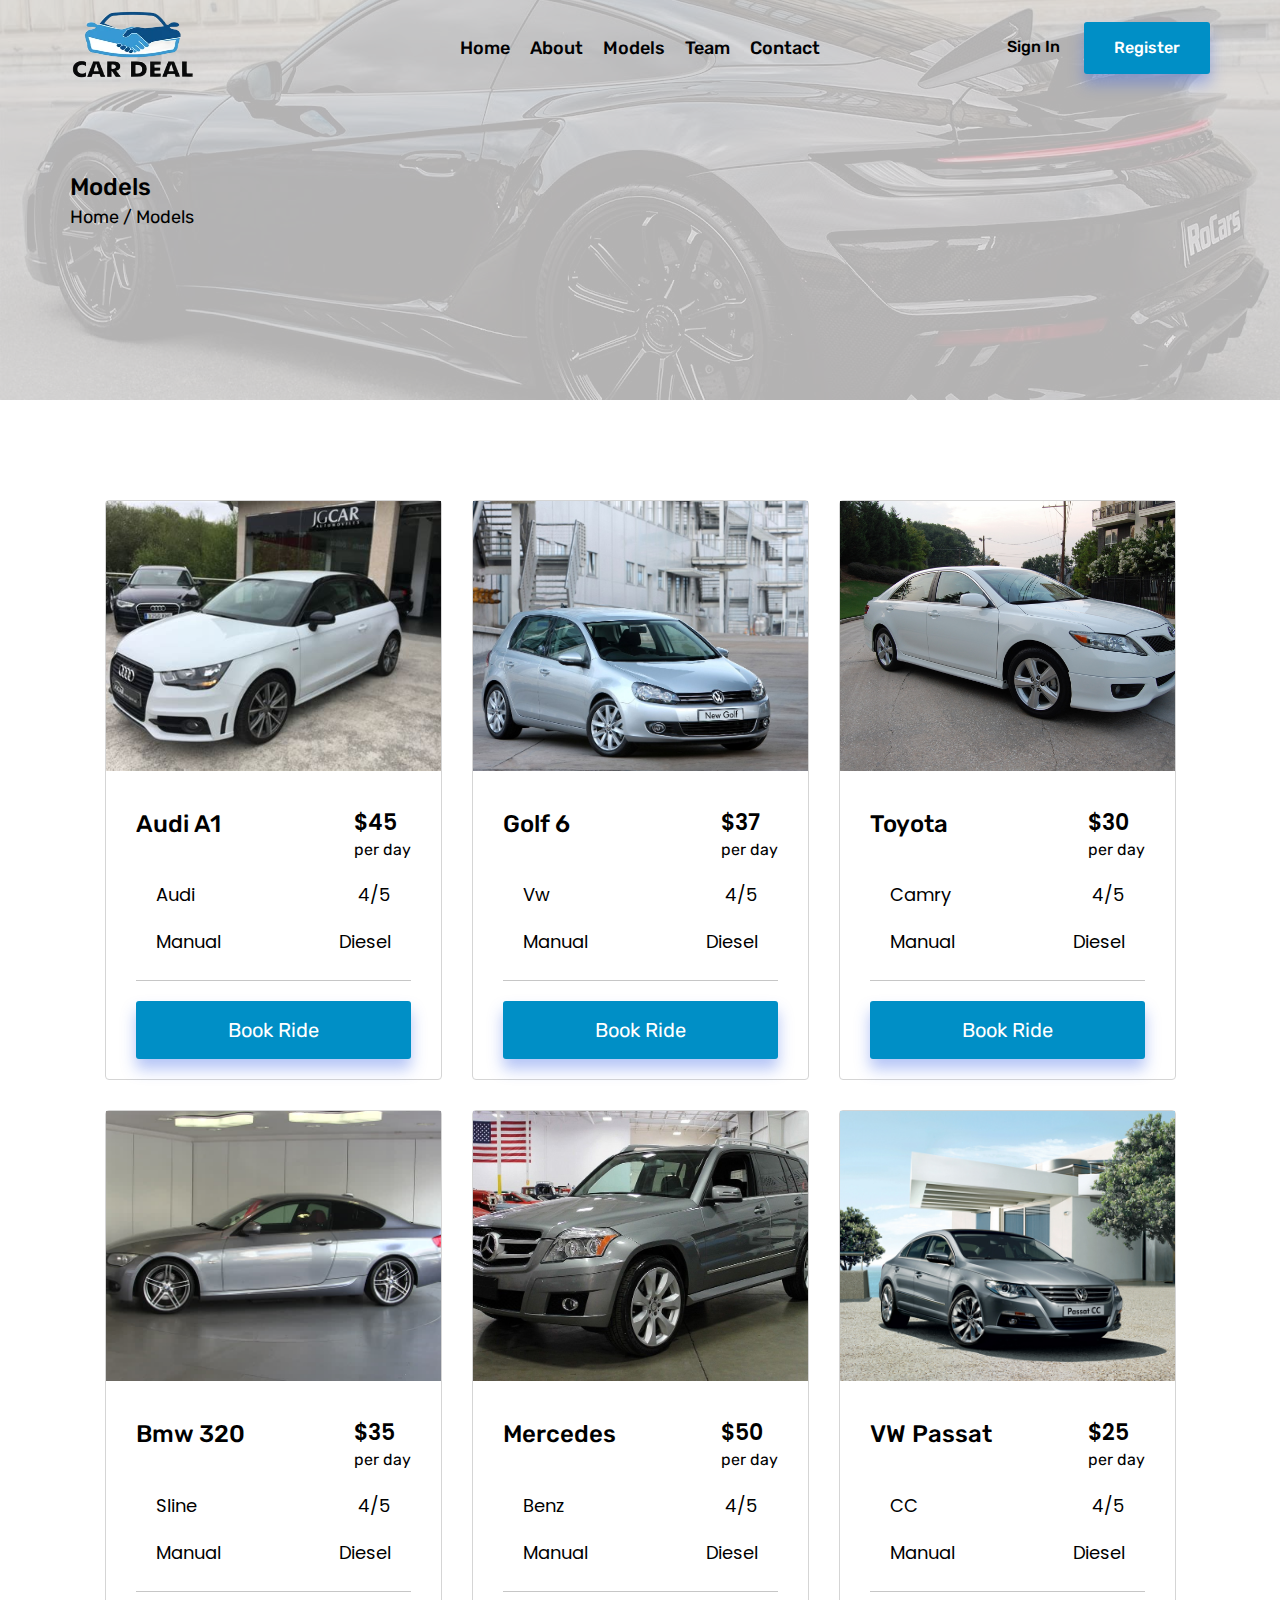
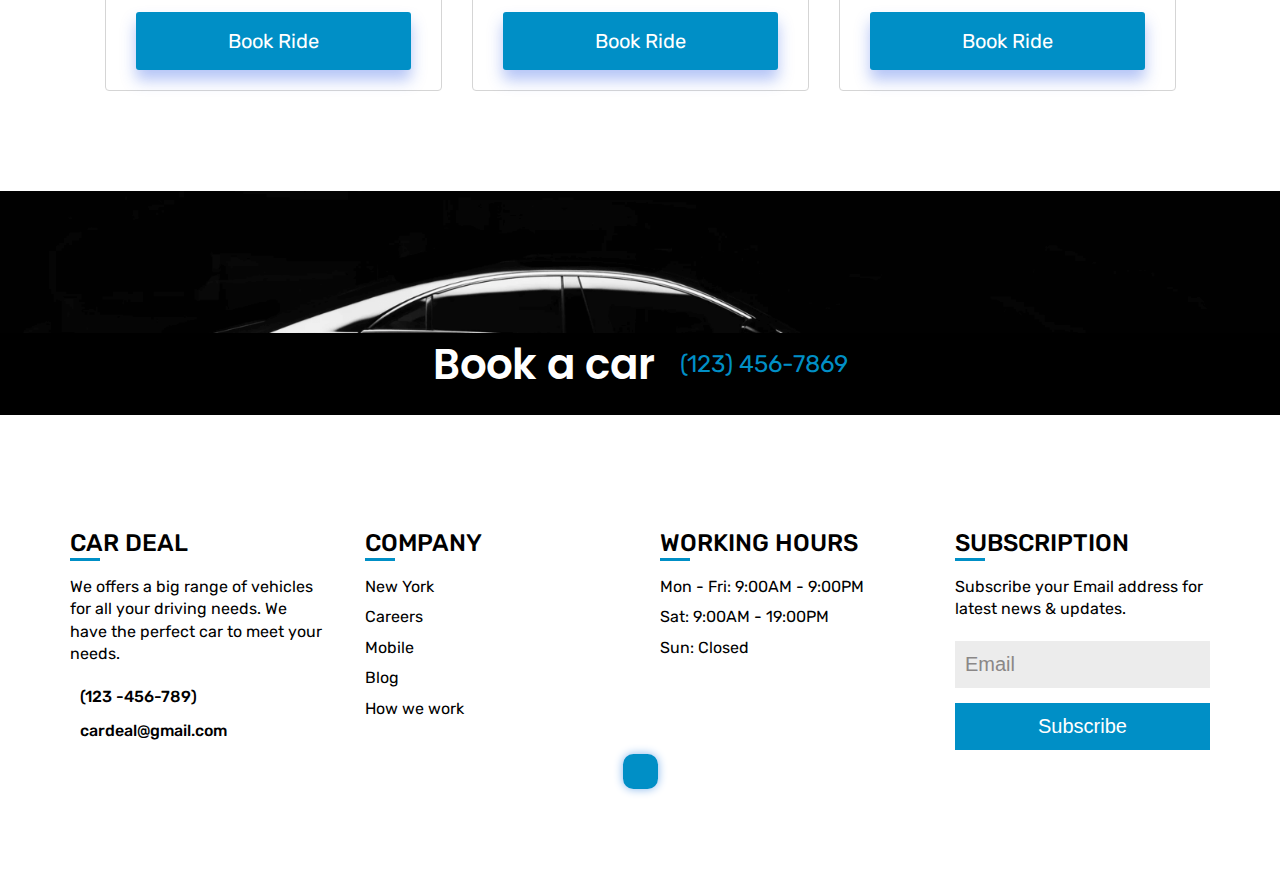
<file: models.html>
<!DOCTYPE html>
<html lang="en">
 <head>
    <meta charset="UTF-8" />
    <link rel="icon" type="image/svg+xml" href="/vite.svg" />
    <meta name="viewport" content="width=device-width, initial-scale=1.0" />
    <title>Vite App</title>
    <link rel="preconnect" href="https://fonts.googleapis.com">
    <link rel="preconnect" href="https://fonts.gstatic.com" crossorigin>
    <link href="https://fonts.googleapis.com/css2?family=Rubik:ital,wght@0,300;0,400;0,500;0,600;0,700;0,800;1,300;1,400;1,500;1,600;1,700;1,800&display=swap" rel="stylesheet">
    <link rel="preconnect" href="https://fonts.googleapis.com">
    <link rel="preconnect" href="https://fonts.gstatic.com" crossorigin>
    <link href="https://fonts.googleapis.com/css2?family=Poppins:ital,wght@0,200;0,300;0,400;0,500;0,600;0,700;1,100;1,200;1,300;1,400;1,500;1,600;1,700&family=Rubik:ital,wght@0,300;0,400;0,500;0,600;0,700;0,800;1,300;1,400;1,500;1,600;1,700;1,800&display=swap" rel="stylesheet">
    <link rel="stylesheet" href="https://cdnjs.cloudflare.com/ajax/libs/font-awesome/6.5.1/css/all.min.css" integrity="sha512-DTOQO9RWCH3ppGqcWaEA1BIZOC6xxalwEsw9c2QQeAIftl+Vegovlnee1c9QX4TctnWMn13TZye+giMm8e2LwA==" crossorigin="anonymous" referrerpolicy="no-referrer" />
   <link rel="stylesheet" href="css/style.css">
  </head>
<body>
     <div class="header header--absolute">
	</div><!-- /.Header -->

    <div class="main">
		<div class="section-intro">
			<figure>
				<img src="./public/images/porche.jpg" alt="">
			</figure>

			<div class="section__inner">
				<div class="shell">
					<div class="section__content">
						<h3>Models</h3>

						<p>
							<a href="/index.html">Home</a>
							/ Models
						</p>
					</div><!-- /.section__content -->
				</div><!-- /.shell -->
			</div><!-- /.section__inner -->
		</div><!-- /.section__intro -->

        <div class="section-models">
            <div class="shell">
                <div class="section__inner">
                 	  <div class="tiles">
                   		 <ol>
							<li>
								<div class="tile">
									<figure class="tile__image">
										<img src="./public/images/box1.png" alt="">
									</figure><!-- /.tile__image -->

									<div class="tile__content">
										<div class="tile__inner">
											<div class="tile__head">
												<div class="tile__heading">
													<h3>Audi A1</h3>

													<ul class="list-ratings">
														<li>
															<i class="fa-solid fa-star" style="color: #f9cc53;"></i>
														</li>

														<li>

															<i class="fa-solid fa-star" style="color: #f9cc53;"></i>
														</li>

														<li>
															<i class="fa-solid fa-star" style="color: #f9cc53;"></i>
														</li>

														<li>
															<i class="fa-solid fa-star" style="color: #f9cc53;"></i>
														</li>

														<li>
															<i class="fa-regular fa-star"></i>
														</li>
													</ul>
												</div><!-- /.tile__heading -->

												<div class="tile__head-aside">
													<h4>$45</h4>

													<span>per day</span>
												</div><!-- /.tile__head-aside -->
											</div><!-- /.tile__head-->

											<div class="tile__body">
												<div class="tile__body-content">
													<i class="fa-solid fa-car-side"></i>

													<h6>Audi</h6>
												</div><!-- /.tile__body-content -->

												<div class="tile__body-content">
													<h6>4/5</h6>
													
													<i class="fa-solid fa-car-side"></i>
												</div><!-- /.tile__body-content -->

												<div class="tile__body-content">
													<i class="fa-solid fa-car-side"></i>

													<h6>Manual</h6>
												</div><!-- /.tile__body-content -->

												<div class="tile__body-content">
													<h6>Diesel</h6>
													
													<i class="fa-solid fa-car-side"></i>
												</div><!-- /.tile__body-content -->
											</div><!-- /.tile__body -->
										</div><!-- /.tile__inner -->

										<a href="/index.html" class="btn btn--base tile__btn">Book Ride</a>
									</div><!-- /.tile__content -->
								</div><!-- /.tile -->
							</li>

							<li>
								<div class="tile">
									<figure class="tile__image">
										<img src="./public/images/box2.png" alt="">
									</figure><!-- /.tile__image -->

									<div class="tile__content">
										<div class="tile__inner">
											<div class="tile__head">
												<div class="tile__heading">
													<h3>Golf 6</h3>

													<ul class="list-ratings">
														<li>
															<i class="fa-solid fa-star" style="color: #f9cc53;"></i>
														</li>

														<li>

															<i class="fa-solid fa-star" style="color: #f9cc53;"></i>
														</li>

														<li>
															<i class="fa-solid fa-star" style="color: #f9cc53;"></i>
														</li>

														<li>
															<i class="fa-solid fa-star" style="color: #f9cc53;"></i>
														</li>

														<li>
															<i class="fa-regular fa-star"></i>
														</li>
													</ul>
												</div><!-- /.tile__heading -->

												<div class="tile__head-aside">
													<h4>$37</h4>

													<span>per day</span>
												</div><!-- /.tile__head-aside -->
											</div><!-- /.tile__head-->

											<div class="tile__body">
												<div class="tile__body-content">
													<i class="fa-solid fa-car-side"></i>

													<h6>Vw</h6>
												</div><!-- /.tile__body-content -->

												<div class="tile__body-content">
													<h6>4/5</h6>
													
													<i class="fa-solid fa-car-side"></i>
												</div><!-- /.tile__body-content -->

												<div class="tile__body-content">
													<i class="fa-solid fa-car-side"></i>

													<h6>Manual</h6>
												</div><!-- /.tile__body-content -->

												<div class="tile__body-content">
													<h6>Diesel</h6>
													
													<i class="fa-solid fa-car-side"></i>
												</div><!-- /.tile__body-content -->
											</div><!-- /.tile__body -->
										</div><!-- /.tile__inner -->

										<a href="/index.html" class="btn btn--base tile__btn">Book Ride</a>
									</div><!-- /.tile__content -->
								</div><!-- /.tile -->
							</li>

							<li>
								<div class="tile">
									<figure class="tile__image">
										<img src="./public/images/box3.png" alt="">
									</figure><!-- /.tile__image -->

									<div class="tile__content">
										<div class="tile__inner">
											<div class="tile__head">
												<div class="tile__heading">
													<h3>Toyota</h3>

													<ul class="list-ratings">
														<li>
															<i class="fa-solid fa-star" style="color: #f9cc53;"></i>
														</li>

														<li>

															<i class="fa-solid fa-star" style="color: #f9cc53;"></i>
														</li>

														<li>
															<i class="fa-solid fa-star" style="color: #f9cc53;"></i>
														</li>

														<li>
															<i class="fa-solid fa-star" style="color: #f9cc53;"></i>
														</li>

														<li>
															<i class="fa-regular fa-star"></i>
														</li>
													</ul>
												</div><!-- /.tile__heading -->

												<div class="tile__head-aside">
													<h4>$30</h4>

													<span>per day</span>
												</div><!-- /.tile__head-aside -->
											</div><!-- /.tile__head-->

											<div class="tile__body">
												<div class="tile__body-content">
													<i class="fa-solid fa-car-side"></i>

													<h6>Camry</h6>
												</div><!-- /.tile__body-content -->

												<div class="tile__body-content">
													<h6>4/5</h6>
													
													<i class="fa-solid fa-car-side"></i>
												</div><!-- /.tile__body-content -->

												<div class="tile__body-content">
													<i class="fa-solid fa-car-side"></i>

													<h6>Manual</h6>
												</div><!-- /.tile__body-content -->

												<div class="tile__body-content">
													<h6>Diesel</h6>
													
													<i class="fa-solid fa-car-side"></i>
												</div><!-- /.tile__body-content -->
											</div><!-- /.tile__body -->
										</div><!-- /.tile__inner -->

										<a href="/index.html" class="btn btn--base tile__btn">Book Ride</a>
									</div><!-- /.tile__content -->
								</div><!-- /.tile -->
							</li>

							<li>
								<div class="tile">
									<figure class="tile__image">
										<img src="./public/images/box4.png" alt="">
									</figure><!-- /.tile__image -->

									<div class="tile__content">
										<div class="tile__inner">
											<div class="tile__head">
												<div class="tile__heading">
													<h3>Bmw 320</h3>

													<ul class="list-ratings">
														<li>
															<i class="fa-solid fa-star" style="color: #f9cc53;"></i>
														</li>

														<li>

															<i class="fa-solid fa-star" style="color: #f9cc53;"></i>
														</li>

														<li>
															<i class="fa-solid fa-star" style="color: #f9cc53;"></i>
														</li>

														<li>
															<i class="fa-solid fa-star" style="color: #f9cc53;"></i>
														</li>

														<li>
															<i class="fa-regular fa-star"></i>
														</li>
													</ul>
												</div><!-- /.tile__heading -->

												<div class="tile__head-aside">
													<h4>$35</h4>

													<span>per day</span>
												</div><!-- /.tile__head-aside -->
											</div><!-- /.tile__head-->

											<div class="tile__body">
												<div class="tile__body-content">
													<i class="fa-solid fa-car-side"></i>

													<h6>Sline</h6>
												</div><!-- /.tile__body-content -->

												<div class="tile__body-content">
													<h6>4/5</h6>
													
													<i class="fa-solid fa-car-side"></i>
												</div><!-- /.tile__body-content -->

												<div class="tile__body-content">
													<i class="fa-solid fa-car-side"></i>

													<h6>Manual</h6>
												</div><!-- /.tile__body-content -->

												<div class="tile__body-content">
													<h6>Diesel</h6>
													
													<i class="fa-solid fa-car-side"></i>
												</div><!-- /.tile__body-content -->
											</div><!-- /.tile__body -->
										</div><!-- /.tile__inner -->

										<a href="/index.html" class="btn btn--base tile__btn">Book Ride</a>
									</div><!-- /.tile__content -->
								</div><!-- /.tile -->
							</li>

							<li>
								<div class="tile">
									<figure class="tile__image">
										<img src="./public/images/box5.png" alt="">
									</figure><!-- /.tile__image -->

									<div class="tile__content">
										<div class="tile__inner">
											<div class="tile__head">
												<div class="tile__heading">
													<h3>Mercedes</h3>

													<ul class="list-ratings">
														<li>
															<i class="fa-solid fa-star" style="color: #f9cc53;"></i>
														</li>

														<li>

															<i class="fa-solid fa-star" style="color: #f9cc53;"></i>
														</li>

														<li>
															<i class="fa-solid fa-star" style="color: #f9cc53;"></i>
														</li>

														<li>
															<i class="fa-solid fa-star" style="color: #f9cc53;"></i>
														</li>

														<li>
															<i class="fa-regular fa-star"></i>
														</li>
													</ul>
												</div><!-- /.tile__heading -->

												<div class="tile__head-aside">
													<h4>$50</h4>

													<span>per day</span>
												</div><!-- /.tile__head-aside -->
											</div><!-- /.tile__head-->

											<div class="tile__body">
												<div class="tile__body-content">
													<i class="fa-solid fa-car-side"></i>

													<h6>Benz</h6>
												</div><!-- /.tile__body-content -->

												<div class="tile__body-content">
													<h6>4/5</h6>
													
													<i class="fa-solid fa-car-side"></i>
												</div><!-- /.tile__body-content -->

												<div class="tile__body-content">
													<i class="fa-solid fa-car-side"></i>

													<h6>Manual</h6>
												</div><!-- /.tile__body-content -->

												<div class="tile__body-content">
													<h6>Diesel</h6>
													
													<i class="fa-solid fa-car-side"></i>
												</div><!-- /.tile__body-content -->
											</div><!-- /.tile__body -->
										</div><!-- /.tile__inner -->

										<a href="/index.html" class="btn btn--base tile__btn">Book Ride</a>
									</div><!-- /.tile__content -->
								</div><!-- /.tile -->
							</li>

							<li>
								<div class="tile">
									<figure class="tile__image">
										<img src="./public/images/box6.png" alt="">
									</figure><!-- /.tile__image -->

									<div class="tile__content">
										<div class="tile__inner">
											<div class="tile__head">
												<div class="tile__heading">
													<h3>VW Passat</h3>

													<ul class="list-ratings">
														<li>
															<i class="fa-solid fa-star" style="color: #f9cc53;"></i>
														</li>

														<li>

															<i class="fa-solid fa-star" style="color: #f9cc53;"></i>
														</li>

														<li>
															<i class="fa-solid fa-star" style="color: #f9cc53;"></i>
														</li>

														<li>
															<i class="fa-solid fa-star" style="color: #f9cc53;"></i>
														</li>

														<li>
															<i class="fa-regular fa-star"></i>
														</li>
													</ul>
												</div><!-- /.tile__heading -->

												<div class="tile__head-aside">
													<h4>$25</h4>

													<span>per day</span>
												</div><!-- /.tile__head-aside -->
											</div><!-- /.tile__head-->

											<div class="tile__body">
												<div class="tile__body-content">
													<i class="fa-solid fa-car-side"></i>

													<h6>CC</h6>
												</div><!-- /.tile__body-content -->

												<div class="tile__body-content">
													<h6>4/5</h6>
													
													<i class="fa-solid fa-car-side"></i>
												</div><!-- /.tile__body-content -->

												<div class="tile__body-content">
													<i class="fa-solid fa-car-side"></i>

													<h6>Manual</h6>
												</div><!-- /.tile__body-content -->

												<div class="tile__body-content">
													<h6>Diesel</h6>
													
													<i class="fa-solid fa-car-side"></i>
												</div><!-- /.tile__body-content -->
											</div><!-- /.tile__body -->
										</div><!-- /.tile__inner -->

										<a href="/index.html" class="btn btn--base tile__btn">Book Ride</a>
									</div><!-- /.tile__content -->
								</div><!-- /.tile -->
							</li>
                    	</ol>
                  	 </div>
                </div><!-- /.section__inner -->
            </div><!-- /.shell -->
        </div><!-- /.section-models -->

		<section class="callout callout--md">
			<figure callout__image>
				<img src="./public/images/callout.png" alt="">
			</figure>
			
			<div class="callout__inner">
				<div class="shell">
					<div class="callout__content">
						<h2>Book a car</h2>

						<a href="#">
							<i class="fa-solid fa-phone" style="color: #22caec;"></i>

							(123) 456-7869
						</a>
					</div><!-- /.callout__content -->
				</div><!-- /.shell -->
			</div><!-- /.callout -->
		</section><!-- /.callout -->
    </div><!-- /.main -->
    
   <footer class="footer">
</footer><!-- /.footer -->

  <script type="module" src="/js/index.js"></script>
</body>
</html>
</file>
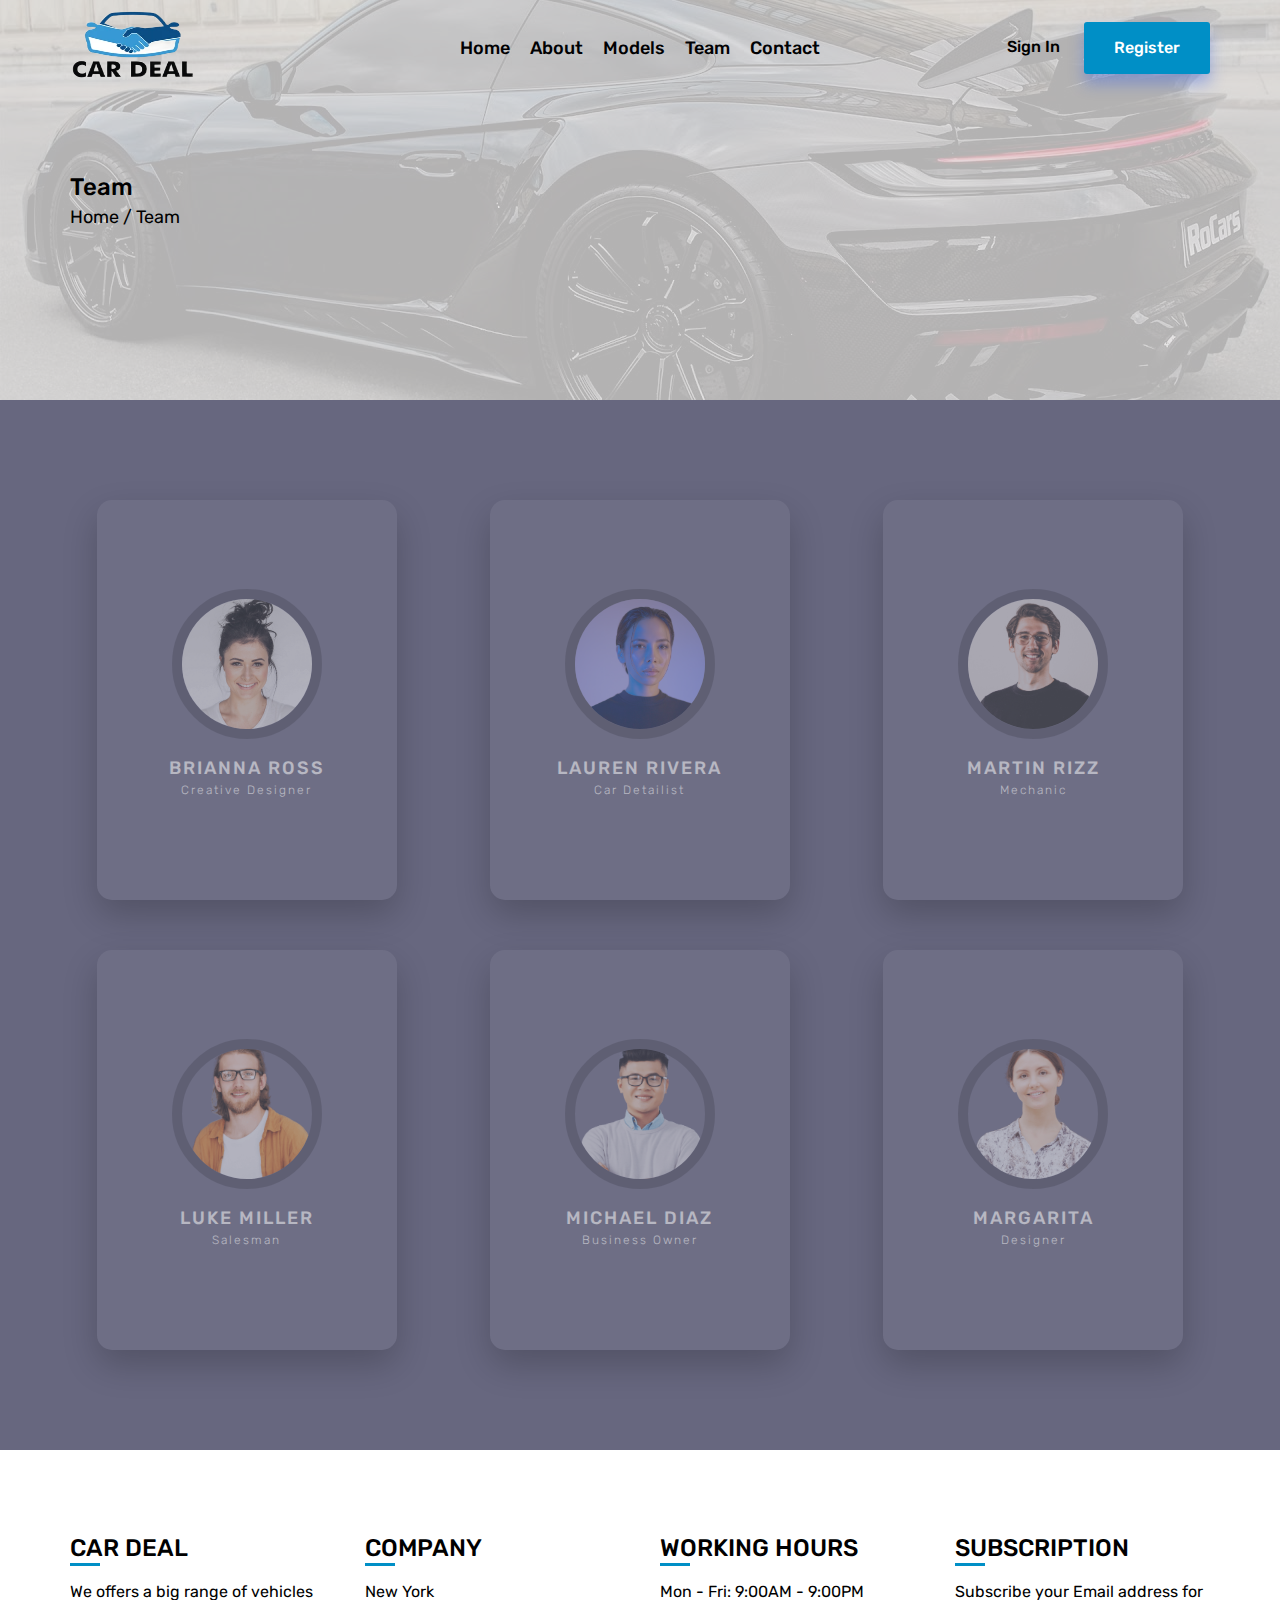
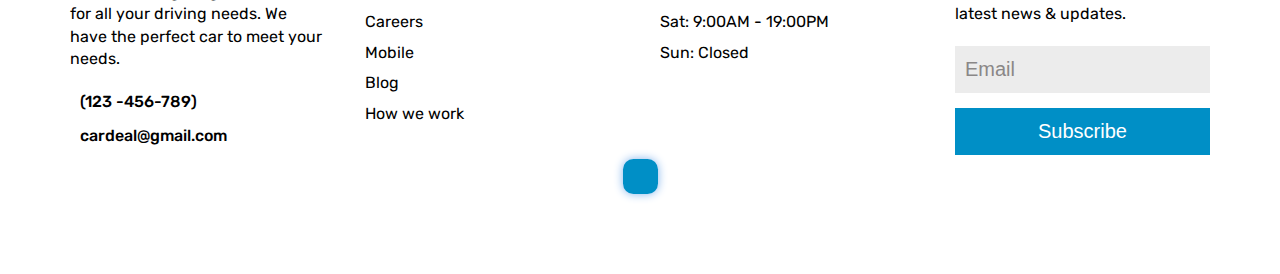
<file: team.html>
<!DOCTYPE html>
<html lang="en">
 <head>
    <meta charset="UTF-8" />
    <link rel="icon" type="image/svg+xml" href="/vite.svg" />
    <meta name="viewport" content="width=device-width, initial-scale=1.0" />
    <title>CarDeal</title>
    <link rel="preconnect" href="https://fonts.googleapis.com">
    <link rel="preconnect" href="https://fonts.gstatic.com" crossorigin>
    <link href="https://fonts.googleapis.com/css2?family=Rubik:ital,wght@0,300;0,400;0,500;0,600;0,700;0,800;1,300;1,400;1,500;1,600;1,700;1,800&display=swap" rel="stylesheet">
    <link rel="preconnect" href="https://fonts.googleapis.com">
    <link rel="preconnect" href="https://fonts.gstatic.com" crossorigin>
    <link href="https://fonts.googleapis.com/css2?family=Poppins:ital,wght@0,200;0,300;0,400;0,500;0,600;0,700;1,100;1,200;1,300;1,400;1,500;1,600;1,700&family=Rubik:ital,wght@0,300;0,400;0,500;0,600;0,700;0,800;1,300;1,400;1,500;1,600;1,700;1,800&display=swap" rel="stylesheet">
    <link rel="stylesheet" href="https://cdnjs.cloudflare.com/ajax/libs/font-awesome/6.5.1/css/all.min.css" integrity="sha512-DTOQO9RWCH3ppGqcWaEA1BIZOC6xxalwEsw9c2QQeAIftl+Vegovlnee1c9QX4TctnWMn13TZye+giMm8e2LwA==" crossorigin="anonymous" referrerpolicy="no-referrer" />
   <link rel="stylesheet" href="css/style.css">
  </head>
<body>
     <div class="header header--absolute">
	</div><!-- /.Header -->

    <div class="main">
		<div class="section-intro">
			<figure>
				<img src="./public/images/porche.jpg" alt="">
			</figure>

			<div class="section__inner">
				<div class="shell">
					<div class="section__content">
						<h3>Team</h3>

						<p>
							<a href="/index.html">Home</a>
							/ Team
						</p>
					</div><!-- /.section__content -->
				</div><!-- /.shell -->
			</div><!-- /.section__inner -->
		</div><!-- /.section__intro -->

        <div class="section-team">
            <div class="shell">
                <div class="section__inner">
                    <div class="section__col grid grid--lg-gutter">
                        <div class="grid__col grid__col--1of3 grid__col--half">
                            <div class="card-simple">
                                <div class="card__inner">
                                    <figure class="card__image">
                                        <img src="./public/images/user1.jpg" alt="">
                                    </figure>

                                    <div class="card__content">
                                        <h3>Brianna Ross<br><span>Creative Designer</span></h3>
                                    </div><!-- /.card-content -->
                                </div><!-- /.card__inner -->

                                 <div class="socials">
                                    <ul>
                                        <li style="--i:1">
                                            <a href="#">
                                                <i class="fa-brands fa-facebook-f" style="color: #f7f7f7;"></i>
                                            </a>
                                        </li>

                                        <li  style="--i:2">
                                            <a href="#">
                                                <i class="fa-brands fa-x-twitter" style="color: #f7f7f7;"></i>
                                            </a>
                                        </li>

                                        <li  style="--i:3">
                                            <a href="#">
                                               <i class="fa-brands fa-instagram" style="color: #f7f7f7;"></i>
                                            </a>
                                        </li>
                                    </ul>
                                </div><!-- /.socials -->
                            </div><!-- /.card-simple -->
                        </div><!-- /.grid__col -->

                        <div class="grid__col grid__col--1of3 grid__col--half">
                            <div class="card-simple">
                                <div class="card__inner">
                                    <figure class="card__image">
                                        <img src="./public/images/user2.jpg" alt="">
                                    </figure>

                                    <div class="card__content">
                                        <h3>Lauren Rivera<br><span>Car Detailist</span></h3>
                                    </div><!-- /.card-content -->
                                </div><!-- /.card__inner -->

                                 <div class="socials">
                                    <ul>
                                        <li style="--i:1">
                                            <a href="#">
                                                <i class="fa-brands fa-facebook-f" style="color: #f7f7f7;"></i>
                                            </a>
                                        </li>

                                        <li  style="--i:2">
                                            <a href="#">
                                                <i class="fa-brands fa-x-twitter" style="color: #f7f7f7;"></i>
                                            </a>
                                        </li>

                                        <li  style="--i:3">
                                            <a href="#">
                                               <i class="fa-brands fa-instagram" style="color: #f7f7f7;"></i>
                                            </a>
                                        </li>
                                    </ul>
                                </div><!-- /.socials -->
                            </div><!-- /.card-simple -->
                        </div><!-- /.grid__col -->

                        <div class="grid__col grid__col--1of3 grid__col--half">
                            <div class="card-simple">
                                <div class="card__inner">
                                    <figure class="card__image">
                                        <img src="./public/images/user3.jpg" alt="">
                                    </figure>

                                    <div class="card__content">
                                        <h3>Martin Rizz<br><span>Mechanic</span></h3>
                                    </div><!-- /.card-content -->
                                </div><!-- /.card__inner -->

                                 <div class="socials">
                                    <ul>
                                        <li style="--i:1">
                                            <a href="#">
                                                <i class="fa-brands fa-facebook-f" style="color: #f7f7f7;"></i>
                                            </a>
                                        </li>

                                        <li  style="--i:2">
                                            <a href="#">
                                                <i class="fa-brands fa-x-twitter" style="color: #f7f7f7;"></i>
                                            </a>
                                        </li>

                                        <li  style="--i:3">
                                            <a href="#">
                                               <i class="fa-brands fa-instagram" style="color: #f7f7f7;"></i>
                                            </a>
                                        </li>
                                    </ul>
                                </div><!-- /.socials -->
                            </div><!-- /.card-simple -->
                        </div><!-- /.grid__col -->

                        <div class="grid__col grid__col--1of3 grid__col--half">
                            <div class="card-simple">
                                <div class="card__inner">
                                    <figure class="card__image">
                                        <img src="./public/images/user4.png" alt="">
                                    </figure>

                                    <div class="card__content">
                                        <h3>Luke Miller<br><span>Salesman</span></h3>
                                    </div><!-- /.card-content -->
                                </div><!-- /.card__inner -->

                                 <div class="socials">
                                    <ul>
                                        <li style="--i:1">
                                            <a href="#">
                                                <i class="fa-brands fa-facebook-f" style="color: #f7f7f7;"></i>
                                            </a>
                                        </li>

                                        <li  style="--i:2">
                                            <a href="#">
                                                <i class="fa-brands fa-x-twitter" style="color: #f7f7f7;"></i>
                                            </a>
                                        </li>

                                        <li  style="--i:3">
                                            <a href="#">
                                               <i class="fa-brands fa-instagram" style="color: #f7f7f7;"></i>
                                            </a>
                                        </li>
                                    </ul>
                                </div><!-- /.socials -->
                            </div><!-- /.card-simple -->
                        </div><!-- /.grid__col -->

                        <div class="grid__col grid__col--1of3 grid__col--half">
                            <div class="card-simple">
                                <div class="card__inner">
                                    <figure class="card__image">
                                        <img src="./public/images/user5.png" alt="">
                                    </figure>

                                    <div class="card__content">
                                        <h3>Michael Diaz<br><span>Business Owner</span></h3>
                                    </div><!-- /.card-content -->
                                </div><!-- /.card__inner -->

                                 <div class="socials">
                                    <ul>
                                        <li style="--i:1">
                                            <a href="#">
                                                <i class="fa-brands fa-facebook-f" style="color: #f7f7f7;"></i>
                                            </a>
                                        </li>

                                        <li  style="--i:2">
                                            <a href="#">
                                                <i class="fa-brands fa-x-twitter" style="color: #f7f7f7;"></i>
                                            </a>
                                        </li>

                                        <li  style="--i:3">
                                            <a href="#">
                                               <i class="fa-brands fa-instagram" style="color: #f7f7f7;"></i>
                                            </a>
                                        </li>
                                    </ul>
                                </div><!-- /.socials -->
                            </div><!-- /.card-simple -->
                        </div><!-- /.grid__col -->

                        <div class="grid__col grid__col--1of3 grid__col--half">
                            <div class="card-simple">
                                <div class="card__inner">
                                    <figure class="card__image">
                                        <img src="./public/images/user6.png" alt="">
                                    </figure>

                                    <div class="card__content">
                                        <h3>Margarita<br><span>Designer</span></h3>
                                    </div><!-- /.card-content -->
                                </div><!-- /.card__inner -->

                                 <div class="socials">
                                    <ul>
                                        <li style="--i:1">
                                            <a href="#">
                                                <i class="fa-brands fa-facebook-f" style="color: #f7f7f7;"></i>
                                            </a>
                                        </li>

                                        <li  style="--i:2">
                                            <a href="#">
                                                <i class="fa-brands fa-x-twitter" style="color: #f7f7f7;"></i>
                                            </a>
                                        </li>

                                        <li  style="--i:3">
                                            <a href="#">
                                               <i class="fa-brands fa-instagram" style="color: #f7f7f7;"></i>
                                            </a>
                                        </li>
                                    </ul>
                                </div><!-- /.socials -->
                            </div><!-- /.card-simple -->
                        </div><!-- /.grid__col -->
                    </div><!-- /.grid -->
                </div><!-- /.section__inner -->
            </div><!-- /.shell -->
        </div><!-- /.section-team -->
    </div><!-- /.main -->
    
    <footer class="footer">
</footer><!-- /.footer -->

  <script type="module" src="/js/index.js"></script>
</body>
</html>
</file>
<file: css/style.css>
.btn {
  display: inline-block;
  vertical-align: middle;
  text-align: center;
  cursor: pointer;
  text-decoration: none;
  -webkit-appearance: none;
  -moz-appearance: none;
  appearance: none;
}
.btn--base {
  color: #fff;
  background-color: #008fc6;
  padding: 15px 30px;
  border-radius: 3px;
  box-shadow: 0 10px 15px 0 rgba(39, 86, 229, 0.35);
  transition: color 0.3s ease-in-out, background-color 0.3s ease-in-out;
}
.btn--base:hover {
  color: #008fc6;
  background-color: #fff;
  outline: 1px solid #008fc6;
  transition: color 0.3s ease-in-out, background-color 0.3s ease-in-out;
}
.btn--black {
  color: #fff;
  background-color: #000;
  padding: 15px 30px;
  border-radius: 3px;
  box-shadow: 0 10px 15px 0 rgba(91, 92, 95, 0.35);
  transition: color 0.3s ease-in-out, background-color 0.3s ease-in-out;
}
.btn--black:hover {
  color: #008fc6;
  background-color: #fff;
  outline: 1px solid #008fc6;
  transition: color 0.3s ease-in-out, background-color 0.3s ease-in-out;
}
.btn--table {
  background-color: #008fc6;
  color: #fff;
  width: 100%;
  text-transform: uppercase;
  padding-block: 10px;
  font-weight: 500;
  margin-top: 12px;
  transition: background-color 0.3s ease-in-out, box-shadow 0.3s ease-in-out;
}
.btn--table:hover {
  background-color: #06739d;
  box-shadow: 0px 8px 6px rgba(61, 126, 195, 0.5);
}
.grid {
  display: flex;
  flex-flow: row wrap;
}
.grid .grid__col {
  max-width: 100%;
  flex: 1;
}
.grid .grid__col--1of2 {
  max-width: 50%;
  flex: 0 0 50%;
}
.grid .grid__col--1of3 {
  max-width: 33.3333333333%;
  flex: 0 0 33.3333333333%;
}
@media screen and (max-width: 1000px) {
  .grid .grid__col--full {
    max-width: 100%;
    flex: 0 0 100%;
  }
}
@media screen and (max-width: 1000px) {
  .grid .grid__col--half {
    max-width: 50%;
    flex: 0 0 50%;
    margin-bottom: 70px;
  }
}
@media screen and (max-width: 500px) {
  .grid .grid__col--half {
    max-width: 100%;
    flex: 0 0 100%;
    margin-bottom: 40px;
    text-align: center;
  }
}
@media screen and (max-width: 900px) {
  .grid .grid__col--tablet {
    max-width: 100%;
    flex: 0 0 100%;
  }
}
.grid--lg-gutter {
  margin-inline: -2rem;
}
.grid--lg-gutter .grid__col {
  padding-inline: 2rem;
}
.shell {
  max-width: 117rem;
  padding-left: 1.5rem;
  padding-right: 1.5rem;
  margin: auto;
  width: 100%;
}
.wrapper {
  position: relative;
  min-height: 100vh;
}
.header {
  padding-block: 10px 30px;
  position: absolute;
  top: 0;
  left: 0;
  width: 100%;
  z-index: 5;
}
.header .header__inner {
  display: flex;
  justify-content: space-between;
  align-items: center;
}
.header .header__content {
  display: flex;
  justify-content: space-between;
  align-items: center;
  max-width: 750px;
  width: 100%;
}
@media screen and (max-width: 1024px) {
  .header .header__content {
    padding: 1rem 3rem;
    overflow: auto;
    position: fixed;
    top: 0;
    right: 0;
    height: 100dvh;
    width: 100%;
    z-index: 1;
    transform: translateX(-100%);
    background-color: #232222;
    opacity: 0;
    visibility: hidden;
    pointer-events: none;
    transition: all 0.3s ease-in-out;
    max-width: none;
    flex-direction: column;
    justify-content: initial;
    padding-top: 100px;
  }
  .header .header__content.is-visible {
    opacity: 1;
    visibility: visible;
    transform: none;
    pointer-events: all;
  }
}
.header .header__actions {
  text-decoration: none;
  color: #010103;
  cursor: pointer;
  font-family: Rubik, sans-serif;
  font-size: 16px;
  font-weight: 500;
}
@media screen and (max-width: 1024px) {
  .header .header__actions {
    display: flex;
    flex-direction: column;
    align-items: center;
    font-size: 22px;
  }
}
.header .header__actions a:first-child {
  margin-right: 20px;
  color: #000;
}
@media screen and (max-width: 1024px) {
  .header .header__actions a:first-child {
    margin: 0 0 20px 0;
    color: #fff;
  }
}
.header .header__actions a:first-child:hover {
  color: #008fc6;
}
.header a {
  text-decoration: none;
}
.header--absolute {
  position: absolute;
  top: 0;
  left: 0;
  width: 100%;
  z-index: 1;
}
.hero {
  padding-bottom: 60px;
  padding-top: 170px;
}
.hero .hero__inner {
  position: relative;
}
.hero h1 {
  margin-bottom: 20px;
}
.hero h1 > span {
  color: #008fc6;
}
.hero .hero__entry {
  color: #706f7b;
  margin-bottom: 30px;
}
@media screen and (max-width: 1090px) {
  .hero .hero__entry {
    max-width: 300px;
    width: 100%;
  }
}
@media screen and (max-width: 800px) {
  .hero .hero__entry {
    margin: 25px auto;
  }
}
@media screen and (max-width: 400px) {
  .hero .hero__actions {
    display: flex;
    flex-direction: column;
  }
}
.hero .hero__actions i {
  margin-left: 5px;
}
.hero .hero__actions a:first-child {
  margin-right: 15px;
}
@media screen and (max-width: 400px) {
  .hero .hero__actions a:first-child {
    margin: 0 0 15px 0;
  }
}
.hero .hero__content {
  max-width: 470px;
  width: 100%;
}
@media screen and (max-width: 800px) {
  .hero .hero__content {
    margin: 0 auto;
    text-align: center;
  }
}
.hero h4 {
  margin-bottom: 15px;
}
.hero .hero__image {
  position: absolute;
  top: 0;
  right: 0;
  z-index: -1;
  margin-top: -170px;
}
@media screen and (max-width: 1000px) {
  .hero .hero__image {
    width: 80%;
  }
}
@media screen and (max-width: 800px) {
  .hero .hero__image {
    display: none;
  }
}
.hero .hero__image-top {
  position: absolute;
  top: 50%;
  right: 0;
  transform: translateY(-50%);
  margin-right: -80px;
}
@media screen and (max-width: 1000px) {
  .hero .hero__image-top {
    width: 80%;
  }
}
@media screen and (max-width: 800px) {
  .hero .hero__image-top {
    display: none;
  }
}
.hero img {
  width: 100%;
  height: 100%;
  -o-object-fit: cover;
  object-fit: cover;
}
@media screen and (max-width: 1024px) {
  .nav {
    margin-bottom: 50px;
  }
}
.nav ul {
  list-style: none;
  display: flex;
}
@media screen and (max-width: 1024px) {
  .nav ul {
    flex-direction: column;
    text-align: center;
  }
}
.nav a {
  text-decoration: none;
  color: #010103;
  cursor: pointer;
  font-family: Rubik, sans-serif;
  font-size: 18px;
  font-weight: 500;
}
@media screen and (max-width: 1024px) {
  .nav a {
    color: #fff;
    font-size: 24px;
  }
}
.nav li:not(:last-child) {
  margin-right: 20px;
}
@media screen and (max-width: 1024px) {
  .nav li:not(:last-child) {
    margin: 0 0 20px 0;
  }
}
.nav ul a {
  transition: color 0.3s ease-in-out;
}
.nav ul a:hover {
  color: #008fc6;
}
.form {
  background-color: #fff;
  border-radius: 5px;
  box-shadow: 0 10px 20px 0 rgba(0, 0, 0, 0.1);
  padding: 50px;
}
@media screen and (max-width: 400px) {
  .form {
    padding: 30px;
  }
}
.form b {
  color: #008fc6;
  padding-left: 5px;
}
@media screen and (max-width: 800px) {
  .form .form__head {
    margin-bottom: 20px;
  }
}
.form .form__cols {
  display: flex;
  flex-wrap: wrap;
  margin-inline: -15px;
}
.form .form__col {
  flex: 0 0 33.33%;
  padding-inline: 15px;
}
@media screen and (max-width: 800px) {
  .form .form__col {
    flex: 0 0 50%;
    margin-bottom: 15px;
  }
}
@media screen and (max-width: 600px) {
  .form .form__col {
    flex: 0 0 100%;
  }
}
.form .form__label {
  font-size: 16px;
  font-weight: 600;
  margin-bottom: 12px;
}
.form .form__label i {
  margin-right: 8px;
}
@media screen and (max-width: 815px) {
  .form .form__label i {
    margin-right: 3px;
  }
}
.form .form__row {
  margin-bottom: 20px;
}
.form .form__actions {
  padding-top: 35px;
}
.form .form__btn {
  color: #fff;
  background-color: #008fc6;
  width: 100%;
  border: none;
  box-shadow: 0 10px 15px rgba(14, 71, 125, 0.35);
  cursor: pointer;
  font-family: Rubik, sans-serif;
  font-size: 18px;
  font-weight: 500;
  padding-block: 17px;
  transition: color 0.3s ease-in-out;
}
.form .form__btn:hover {
  box-shadow: 0 10px 15px rgba(6, 34, 61, 0.35);
  color: #454343;
  transition: color 0.3s ease-in-out;
}
.form--contact .field {
  background-color: #f2f2f2;
}
.form--contact .form__label {
  font-size: 16px;
  font-weight: 600;
  margin-bottom: 15px;
}
.form--contact .form__actions {
  padding-top: unset;
}
.form--contact .form__actions input {
  text-align: center;
}
.select select {
  padding-block: 17px;
  width: 100%;
  padding-inline: 10px;
  border: 1px solid #ccd7e6;
  border-radius: 3px;
  color: #ababab;
  font-family: Rubik, sans-serif;
  font-size: 1.5rem;
}
.select select:focus {
  box-shadow: 0 0 6px rgba(0, 123, 255, 0.5);
}
.field {
  padding-block: 17px;
  width: 100%;
  padding-inline: 10px;
  border: 1px solid #ccd7e6;
  border-radius: 3px;
  color: #ababab;
  font-family: Rubik, sans-serif;
  font-size: 1.5rem;
}
.field:focus {
  box-shadow: 0 0 6px rgba(0, 123, 255, 0.5);
}
.section-booking {
  padding-block: 100px;
}
@media screen and (max-width: 800px) {
  .section-booking {
    padding-block: 50px;
  }
}
.features ul {
  list-style: none;
  display: flex;
  flex-wrap: wrap;
}
@media screen and (max-width: 700px) {
  .features ul {
    flex-direction: column;
  }
}
.features li {
  flex: 0 0 33.33%;
}
@media screen and (max-width: 1000px) {
  .features li {
    margin-bottom: 40px;
  }
}
.feature {
  text-align: center;
  color: #706f7b;
  font-size: 16px;
  line-height: 1.5;
  padding-inline: 55px;
}
@media screen and (max-width: 1000px) {
  .feature {
    padding-inline: 20px;
  }
}
.feature .feature__image {
  background-image: linear-gradient(to left, #12cbc4, #0652dd, #12cbc4);
  border-radius: 50%;
  display: flex;
  justify-content: center;
  align-items: center;
  width: 100px;
  height: 100px;
  margin: 0 auto;
  margin-bottom: 25px;
  cursor: pointer;
  background-size: 200%;
  transition: 0.6s;
}
.feature .feature__image:hover {
  background-position: right;
}
.feature img {
  width: 60px;
}
.feature h3 {
  color: #000;
  margin-bottom: 10px;
}
.section-plan {
  padding-block: 50px 100px;
}
@media screen and (max-width: 700px) {
  .section-plan {
    padding-block: 20px;
  }
}
.section-plan .section__head {
  max-width: 500px;
  width: 100%;
  margin: 0 auto;
  text-align: center;
  margin-bottom: 50px;
}
.section-plan .section__head h3 {
  text-shadow: 2px 2px 5px #008fc6;
}
.tabs {
  display: flex;
  justify-content: space-between;
  align-items: center;
}
@media screen and (max-width: 1024px) {
  .tabs {
    flex-direction: column;
    row-gap: 50px;
  }
}
@media screen and (max-width: 1024px) {
  .tabs .tabs__head {
    width: 100%;
  }
}
.tabs ul {
  list-style: none;
  max-width: 267px;
  width: 100%;
}
@media screen and (max-width: 1024px) {
  .tabs ul {
    max-width: 100%;
  }
}
.tabs li {
  background-color: #e9e9e9;
  padding: 13px 25px;
  cursor: pointer;
  transition: background-color 0.3s ease-in-out;
}
.tabs li:not(:last-child) {
  margin-bottom: 7px;
}
.tabs li:hover {
  background-color: #008fc6;
}
.tabs li:hover a {
  color: #fff;
}
.tabs li a {
  transition: color 0.3s ease-in-out;
}
.tabs ul li a {
  text-decoration: none;
  font-family: Poppins, sans-serif;
  font-size: 18px;
  font-weight: 600;
  color: #000;
}
.tabs .is-active {
  background-color: #008fc6;
}
.tabs .is-active a {
  color: #fff;
}
.tab {
  display: flex;
  -moz-column-gap: 80px;
  column-gap: 80px;
}
@media screen and (max-width: 1090px) {
  .tab {
    -moz-column-gap: 30px;
    column-gap: 30px;
  }
}
@media screen and (max-width: 1024px) {
  .tab {
    -moz-column-gap: 100px;
    column-gap: 100px;
  }
}
@media screen and (max-width: 700px) {
  .tab {
    flex-direction: column;
  }
}
.tab figure {
  margin-top: 50px;
}
.tab img {
  max-width: 100%;
  max-height: 100%;
  -o-object-fit: cover;
  object-fit: cover;
}
.table-cars {
  width: 250px;
}
@media screen and (max-width: 700px) {
  .table-cars {
    margin: 0 auto;
  }
}
.table-cars table {
  border: 2px solid #706f7b;
}
.table-cars tr th {
  background-color: #008fc6;
  color: #fff;
  font-weight: 500;
  padding-block: 5px;
}
.table-cars th span {
  font-weight: 700;
  font-size: 24px;
}
.table-cars tr td {
  text-align: center;
  color: #706f7b;
  font-size: 14px;
  line-height: 1.4;
  padding-block: 8px;
}
.table-cars tr td:first-child {
  border-right: 2px solid #706f7b;
}
.table-cars tbody tr:not(:last-child) td {
  border-bottom: 2px solid #706f7b;
}
.table-cars .table__col--size1 {
  width: 50%;
}
.section-fleet {
  padding-block: 50px 120px;
}
.section-fleet .section__head {
  max-width: 500px;
  width: 100%;
  margin: 0 auto;
  text-align: center;
  margin-bottom: 70px;
}
.section-fleet .section__entry {
  color: #706f7b;
}
.section-fleet h2 {
  margin-bottom: 20px;
}
.section-fleet h3 {
  text-shadow: 2px 2px 5px #008fc6;
}
.callout {
  background-color: #2d2d2d;
  color: #fff;
  padding-block: 50px;
}
.callout span {
  color: #008fc6;
}
.callout .callout__content {
  font-size: 24px;
  max-width: 750px;
  width: 100%;
  margin: 0 auto;
  text-align: center;
}
.callout--md {
  position: relative;
  padding: unset;
  padding-bottom: 25px;
  margin-bottom: 30px;
  background-color: #000;
}
@media screen and (max-width: 500px) {
  .callout--md {
    margin-bottom: 0;
  }
}
.callout--md .callout__image {
  position: absolute;
  top: 0;
  left: 0;
  width: 100%;
  height: 100%;
}
.callout--md img {
  width: 100%;
  height: 100%;
  -o-object-fit: cover;
  object-fit: cover;
}
.callout--md .callout__content {
  position: relative;
  max-width: 800px;
  width: 100%;
  align-items: center;
  display: flex;
  justify-content: center;
}
@media screen and (max-width: 500px) {
  .callout--md .callout__content {
    flex-direction: column;
  }
}
.callout--md a {
  color: #008fc6;
  text-decoration: none;
  transition: scale 0.3s ease-in-out;
}
.callout--md a:hover {
  scale: 1.1;
}
.callout--md h2 {
  margin-right: 25px;
}
@media screen and (max-width: 500px) {
  .callout--md h2 {
    margin: 0 0 12px 0;
  }
}
.list-offers {
  list-style: none;
}
.list-offers li:not(:last-child) {
  margin-bottom: 40px;
}
.list-offers figure {
  background-image: linear-gradient(to left, #12cbc4, #0652dd, #12cbc4);
  border-radius: 50%;
  display: flex;
  justify-content: center;
  align-items: center;
  width: 80px;
  height: 80px;
  cursor: pointer;
  background-size: 200%;
  transition: 0.6s;
  margin-right: 15px;
  margin-top: 10px;
}
@media screen and (max-width: 400px) {
  .list-offers figure {
    width: 60px;
    height: 60px;
  }
}
.list-offers figure:hover {
  background-position: right;
}
.list-offers img {
  width: 45px;
}
@media screen and (max-width: 400px) {
  .list-offers img {
    width: 35px;
  }
}
.list-offers li {
  display: flex;
}
.list-offers h4 {
  color: #000;
}
.list-offers .list__content {
  max-width: 330px;
  width: 100%;
  color: #706f7b;
  font-size: 15px;
  line-height: 1.3;
}
.section-grey {
  background-color: #f8f8f8;
  padding-block: 70px;
}
.section-grey .section__entry {
  color: #706f7b;
  font-size: 15px;
  line-height: 1.5;
  margin-bottom: 30px;
}
.section-grey h2 {
  margin-bottom: 22px;
}
.section-grey .section__content {
  padding-right: 70px;
}
@media screen and (max-width: 1000px) {
  .section-grey .section__content {
    text-align: center;
    max-width: 600px;
    width: 100%;
    margin: 0 auto;
    margin-bottom: 80px;
    padding-right: 0;
  }
}
.section-grey .section__content > h4 {
  position: relative;
  padding-bottom: 8px;
  margin-bottom: 12px;
}
.section-grey .section__content > h4:after {
  position: absolute;
  bottom: 0;
  left: 0;
  content: "";
  width: 30px;
  height: 3px;
  background-color: #008fc6;
}
@media screen and (max-width: 1000px) {
  .section-grey .section__content > h4:after {
    left: 50%;
    transform: translate(-50%);
  }
}
@media screen and (max-width: 1000px) {
  .section-grey .section__aside {
    max-width: 430px;
    width: 100%;
    margin: 0 auto;
  }
}
.section-grey .section__image img {
  width: 100%;
  height: 100%;
  -o-object-fit: cover;
  object-fit: cover;
}
.card {
  box-shadow: 0px 0px 10px 0px #444343;
  position: relative;
  padding: 80px 32px 30px;
  max-width: 353px;
  width: 100%;
}
@media screen and (max-width: 1000px) {
  .card {
    margin: 0 auto;
    margin-bottom: 70px;
  }
}
@media screen and (max-width: 800px) {
  .card {
    max-width: 310px;
    width: 100%;
    margin: 0 auto;
    margin-bottom: 70px;
  }
}
.card .card__image {
  outline: 3px solid #008fc6;
  border-radius: 50%;
  width: 100px;
  height: 100px;
  position: absolute;
  top: 0;
  left: 50%;
  transform: translate(-50%);
  margin-top: -40px;
}
.card .card__image img {
  width: 100px;
  height: 100px;
  border-radius: 50%;
}
.card .card__image-quote {
  position: absolute;
  top: 0;
  right: 0;
  margin-top: -26px;
  padding-right: 15px;
}
.card .card__image-quote img {
  width: 50px;
}
.card .card__foot {
  color: #fff;
  background-color: #008fc6;
  max-width: 200px;
  width: 100%;
  margin: 0 auto;
  text-align: center;
  border-radius: 20px;
}
.card .card__entry {
  font-size: 21px;
  font-weight: 500;
  margin-bottom: 35px;
}
.main {
  overflow: hidden;
}
.section-testimonials {
  padding-block: 100px;
}
@media screen and (max-width: 1000px) {
  .section-testimonials {
    padding-block: 100px 10px;
  }
}
@media screen and (max-width: 800px) {
  .section-testimonials {
    padding-block: 70px 10px;
  }
}
.section-testimonials .section__head {
  max-width: 700px;
  width: 100%;
  text-align: center;
  margin: 0 auto;
  margin-bottom: 100px;
}
.section-testimonials .section__entry {
  color: #706f7b;
  font-size: 16px;
  line-height: 1.4;
}
.section-testimonials h2 {
  margin-bottom: 25px;
}
.section-testimonials h4 {
  position: relative;
  padding-bottom: 10px;
  margin-bottom: 15px;
}
.section-testimonials h4:after {
  position: absolute;
  bottom: 0;
  left: 50%;
  transform: translate(-50%);
  content: "";
  width: 150px;
  height: 3px;
  background-color: #008fc6;
}
.accordion {
  max-width: 800px;
  width: 100%;
  margin: 0 auto;
  box-shadow: 0px 2px 5px 0px #444343;
  background-color: #fff;
}
.accordion .accordion__body {
  max-height: 0;
  overflow: hidden;
  transition: max-height 0.5s ease-in-out, padding 0.4s ease-in-out;
  padding-inline: 45px;
}
.accordion .accordion__head {
  font-size: 18px;
  font-weight: 500;
  position: relative;
  padding: 18px 45px;
  transition: background-color 0.5s ease-in-out;
}
.accordion .accordion__head:before,
.accordion .accordion__head:after {
  content: "";
  position: absolute;
  top: 50%;
  right: 16px;
  width: 9px;
  height: 9px;
  border-style: solid;
  rotate: -45deg;
  transform: translateY(-50%);
}
.accordion .accordion__head:after {
  border-color: rgba(0, 0, 0, 0) rgba(0, 0, 0, 0) #000 #000;
  opacity: 1;
  transition: opacity 0.8s ease-in-out;
}
.accordion .accordion__head:before {
  border-color: #fff #fff rgba(0, 0, 0, 0) rgba(0, 0, 0, 0);
  opacity: 0;
  transition: opacity 0.8s ease-in-out;
}
.accordion .accordion__section {
  cursor: pointer;
}
.accordion .accordion__section.active .accordion__body {
  max-height: 300px;
  padding-block: 20px;
}
@media screen and (max-width: 400px) {
  .accordion .accordion__section.active .accordion__body {
    max-height: 360px;
  }
}
.accordion .accordion__section.active .accordion__head:before {
  opacity: 1;
}
.accordion .accordion__section.active .accordion__head:after {
  opacity: 0;
}
.accordion .accordion__section.active .accordion__head {
  background-color: #008fc6;
  color: #fff;
  box-shadow: 0 10px 15px 0 rgba(53, 122, 202, 0.35);
}
.section-faq {
  padding-block: 100px;
  position: relative;
}
.section-faq .section__image {
  position: absolute;
  top: 50%;
  left: 0;
  width: 100%;
  height: 100%;
}
.section-faq .section__content {
  position: relative;
}
.section-faq .section__head {
  max-width: 700px;
  width: 100%;
  text-align: center;
  margin: 0 auto;
  margin-bottom: 70px;
}
.section-faq h3 {
  text-transform: uppercase;
  font-weight: 700;
}
.section-faq h2 {
  margin-bottom: 20px;
}
.section-faq .section__entry {
  color: #706f7b;
  font-size: 16px;
}
.section-app {
  position: relative;
  min-height: 500px;
  margin-bottom: 30px;
  padding-top: 150px;
}
@media screen and (max-width: 500px) {
  .section-app {
    padding-top: 5px;
  }
}
.section-app .section__image {
  position: absolute;
  top: 0;
  right: 0;
  width: 100%;
  height: 100%;
}
.section-app .section__image img {
  width: 100%;
  height: 100%;
  -o-object-fit: cover;
  object-fit: cover;
}
.section-app .section__content {
  max-width: 530px;
  width: 100%;
  position: relative;
}
@media screen and (max-width: 700px) {
  .section-app .section__content {
    text-align: center;
  }
}
.section-app .section__entry {
  color: #706f7b;
  font-size: 16px;
  line-height: 1.5;
  margin-bottom: 25px;
}
.section-app h2 {
  margin-bottom: 25px;
}
@media screen and (max-width: 400px) {
  .section-app h2 {
    font-size: 35px;
  }
}
.section-app a {
  text-decoration: none;
}
@media screen and (max-width: 520px) {
  .section-app .section__buttons {
    display: flex;
    flex-direction: column;
    justify-content: center;
    align-items: center;
  }
}
.section-app .section__buttons a:first-child {
  margin-right: 25px;
}
@media screen and (max-width: 520px) {
  .section-app .section__buttons a:first-child {
    margin-right: unset;
    margin-bottom: 15px;
  }
}
.footer {
  padding-block: 40px;
  overflow: hidden;
}
@media screen and (max-width: 500px) {
  .footer {
    padding-block: 20px;
  }
}
.footer h3 {
  text-transform: uppercase;
  margin-bottom: 15px;
  position: relative;
}
.footer h3:after {
  position: absolute;
  bottom: 0;
  left: 0;
  content: "";
  width: 30px;
  height: 3px;
  background-color: #008fc6;
}
@media screen and (max-width: 500px) {
  .footer h3:after {
    left: 50%;
    transform: translate(-50%);
  }
}
.footer ul {
  list-style: none;
}
.footer a {
  text-decoration: none;
  color: #000;
}
.footer li:not(:last-child) {
  margin-bottom: 8px;
}
.footer p {
  margin-bottom: 20px;
}
.footer li:hover a {
  color: #008fc6;
}
.footer .footer__btn a {
  margin: 0 auto;
}
.phone {
  margin-bottom: 12px;
}
.phone:hover a {
  color: #008fc6;
}
.phone a {
  text-decoration: none;
  font-size: 16px;
  font-weight: 500;
  color: #000;
  transition: color 0.3s ease-in-out;
}
.phone i {
  margin-right: 10px;
}
.email {
  margin-bottom: 12px;
}
.email:hover a {
  color: #008fc6;
}
.email a {
  text-decoration: none;
  font-size: 16px;
  font-weight: 500;
  color: #000;
  transition: color 0.3s ease-in-out;
}
.email i {
  margin-right: 10px;
}
.subscribe .subscribe__field {
  width: 100%;
  font-size: 20px;
  font-weight: 500;
  padding-block: 12px;
  background-color: #ececec;
  border: none;
  color: #8a8787;
  padding-inline: 10px;
  margin-bottom: 15px;
}
.subscribe .subscribe__btn {
  width: 100%;
  background-color: #008fc6;
  color: #fff;
  border: none;
  font-size: 20px;
  font-weight: 500;
  padding-block: 12px;
  cursor: pointer;
  transition: background-color 0.3s ease-in-out, color 0.3s ease-in-out;
}
.subscribe .subscribe__btn:hover {
  background-color: #fff;
  color: #008fc6;
  border: 1px solid #008fc6;
}
.subscribe .hidden {
  display: none;
}
.section-intro {
  position: relative;
  min-height: 400px;
  display: flex;
  align-items: center;
  z-index: 0;
}
@media screen and (max-width: 500px) {
  .section-intro {
    min-height: 300px;
  }
}
.section-intro figure {
  position: absolute;
  top: 0;
  left: 0;
  width: 100%;
  height: 100%;
}
.section-intro figure:after {
  content: "";
  position: absolute;
  top: 0;
  right: 0;
  bottom: 0;
  left: 0;
  background-color: rgba(224, 222, 222, 0.8);
}
.section-intro img {
  width: 100%;
  height: 100%;
  -o-object-fit: cover;
  object-fit: cover;
}
.section-intro .section__content {
  position: relative;
  z-index: 3;
  display: block;
  font-size: 18px;
}
.section-intro .section__inner {
  width: 100%;
}
.section-intro a {
  text-decoration: none;
  color: #000;
  transition: color 0.3s ease-in-out;
}
.section-intro a:hover {
  color: #008fc6;
}
.section-about {
  padding-block: 100px;
}
@media screen and (max-width: 500px) {
  .section-about {
    padding-block: 40px;
  }
}
.section-about .section__inner {
  display: flex;
  justify-content: center;
  flex-wrap: wrap;
  gap: 50px;
}
.section-about figure {
  width: 415px;
  height: 430px;
  margin-top: 45px;
}
.section-about figure > img {
  width: 100%;
  height: 100%;
  -o-object-fit: cover;
  object-fit: cover;
}
.section-about .section__content {
  max-width: 430px;
  width: 100%;
}
@media screen and (max-width: 500px) {
  .section-about .section__content {
    text-align: center;
  }
}
.section-about h2 {
  margin-bottom: 30px;
}
@media screen and (max-width: 500px) {
  .section-about h2 {
    font-size: 32px;
  }
}
.section-about .section__entry {
  color: #706f7b;
  font-size: 16px;
  line-height: 1.5;
  margin-bottom: 40px;
}
.list-services {
  list-style: none;
  display: flex;
}
@media screen and (max-width: 420px) {
  .list-services {
    justify-content: space-between;
  }
}
.list-services img {
  width: 75px;
  height: 60px;
  margin-bottom: 15px;
}
@media screen and (max-width: 420px) {
  .list-services img {
    width: 60px;
    height: 50px;
  }
}
.list-services li:not(:last-child) {
  margin-right: 60px;
}
@media screen and (max-width: 420px) {
  .list-services li:not(:last-child) {
    margin-right: 0;
  }
}
.tiles ol {
  list-style: none;
  display: flex;
  flex-wrap: wrap;
  gap: 30px;
  justify-content: center;
}
.tile {
  border: 1px solid #d5d5d5;
  border-radius: 4px;
  max-width: 337px;
  width: 100%;
}
.tile .tile__image {
  margin-bottom: 15px;
  height: 270px;
  width: 100%;
}
.tile img {
  width: 100%;
  height: 100%;
  -o-object-fit: cover;
  object-fit: cover;
}
.tile .tile__inner {
  border-bottom: 1px solid #c6c6c6;
  padding-bottom: 25px;
  margin-bottom: 20px;
}
.tile .tile__content {
  padding: 20px 30px;
}
.tile .tile__head {
  display: flex;
  justify-content: space-between;
  margin-bottom: 20px;
}
.tile .tile__body {
  display: flex;
  flex-wrap: wrap;
  justify-content: space-between;
  row-gap: 20px;
}
.tile .tile__body-content {
  flex: 0 0 50%;
  display: flex;
  align-items: center;
}
.tile .tile__body-content i {
  margin-right: 20px;
}
.tile .tile__body .tile__body-content:nth-child(even) {
  justify-content: flex-end;
}
.tile .tile__body .tile__body-content:nth-child(even) i {
  margin-inline: 20px 0;
}
.tile .tile__btn {
  font-size: 20px;
  width: 100%;
}
.list-ratings {
  list-style: none;
  display: flex;
}
.list-ratings li:not(:last-child) {
  margin-right: 5px;
}
.section-models {
  padding-block: 100px;
}
.card-simple {
  max-width: 300px;
  width: 100%;
  height: 400px;
  background-color: rgba(255, 255, 255, 0.05);
  box-shadow: 0 15px 35px rgba(0, 0, 0, 0.2);
  border-radius: 15px;
  display: flex;
  justify-content: center;
  align-items: center;
  position: relative;
  margin: 0 auto;
}
.card-simple:hover .card__inner {
  opacity: 1;
  transform: translateY(-20px);
}
.card-simple:hover .socials li {
  transform: translateY(-30px);
  opacity: 1;
}
.card-simple .card__image {
  width: 150px;
  height: 150px;
  border-radius: 50%;
  overflow: hidden;
  border: 10px solid rgba(0, 0, 0, 0.25);
}
.card-simple .card__image img {
  width: 100%;
  height: 100%;
  -o-object-fit: cover;
  object-fit: cover;
}
.card-simple .card__inner {
  display: flex;
  justify-content: center;
  align-items: center;
  flex-direction: column;
  opacity: 0.5;
  transition: 0.5s;
}
.card-simple .card__content h3 {
  color: #fff;
  text-transform: uppercase;
  letter-spacing: 2px;
  font-weight: 500;
  font-size: 18px;
  text-align: center;
  margin: 20px 0 10px;
  line-height: 1.1em;
}
.card-simple .card__content span {
  font-size: 12px;
  font-weight: 300;
  text-transform: initial;
}
.socials {
  position: absolute;
  bottom: 0;
  left: 50%;
  transform: translate(-50%);
  padding-bottom: 20px;
}
.socials ul {
  list-style: none;
  display: flex;
}
.socials li:not(:last-child) {
  margin-right: 15px;
}
.socials li {
  transform: translateY(0);
  transition: 0.5s;
  transition-delay: calc(0.1s * var(--i));
  opacity: 0;
}
.socials a {
  font-size: 20px;
}
.section-team {
  background-color: #67677f;
  padding-block: 100px;
}
.section-team .section__col {
  row-gap: 50px;
}
.location:hover a {
  color: #008fc6;
}
.location a {
  text-decoration: none;
  font-size: 16px;
  font-weight: 500;
  color: #000;
  transition: color 0.3s ease-in-out;
}
.location i {
  margin-right: 10px;
}
.section-contact {
  padding-block: 100px;
}
@media screen and (max-width: 500px) {
  .section-contact {
    padding-block: 30px;
  }
}
.section-contact .section__content {
  max-width: 400px;
  width: 100%;
}
@media screen and (max-width: 900px) {
  .section-contact .section__content {
    max-width: 100%;
    text-align: center;
  }
}
.section-contact h2 {
  margin-bottom: 25px;
  position: relative;
  padding-bottom: 12px;
}
.section-contact h2:after {
  position: absolute;
  bottom: 0;
  left: 0;
  content: "";
  background-color: #008fc6;
  width: 35px;
  height: 3px;
}
@media screen and (max-width: 900px) {
  .section-contact h2:after {
    left: 50%;
    transform: translate(-50%);
  }
}
.section-contact .section__entry {
  color: #706f7b;
  font-size: 18px;
  line-height: 1.6;
  margin-bottom: 20px;
}
.nav-trigger {
  display: inline-block;
  width: 30px;
  height: 20px;
  position: absolute;
  right: 0;
  top: 0;
  margin: 35px;
}
@media screen and (min-width: 1024px) {
  .nav-trigger {
    display: none;
  }
}
.nav-trigger span {
  position: absolute;
  top: 0;
  left: 0;
  width: 100%;
  height: 3px;
  background: #008fc6;
  transition: top 0.3s 0.3s, rotate 0.3s 0s, opacity 0.3s 0.3s;
}
.nav-trigger span:nth-child(2) {
  top: 9px;
}
.nav-trigger span:nth-child(3) {
  top: 17px;
}
.nav-trigger.is-active {
  z-index: 5;
  position: fixed;
}
.nav-trigger.is-active span {
  transition: top 0.3s 0s, rotate 0.3s 0.3s, opacity 0.3s 0s;
  z-index: 100;
}
.nav-trigger.is-active span:where(:nth-child(1), :nth-child(3)) {
  top: 9px;
}
.nav-trigger.is-active span:nth-child(1) {
  rotate: 45deg;
}
.nav-trigger.is-active span:nth-child(2) {
  opacity: 0;
}
.nav-trigger.is-active span:nth-child(3) {
  rotate: -45deg;
}
.gotop {
  background-color: #008fc6;
  width: 35px;
  height: 35px;
  border-radius: 30%;
  display: flex;
  align-self: center;
  justify-content: center;
  align-items: center;
  box-shadow: 0 0 10px 0 #83b4ec;
  transition: scale 0.3s ease-in-out;
}
.gotop:hover {
  scale: 1.1;
}
.gotop i {
  color: #fff;
}
* {
  padding: 0;
  margin: 0;
  outline: 0;
  box-sizing: border-box;
}
*:before,
*:after {
  box-sizing: inherit;
}
html {
  font-size: 62.5%;
  scroll-behavior: smooth;
}
body {
  min-width: 320px;
  background: #fff;
  font-family: Rubik, sans-serif;
  font-weight: 400;
  font-size: 16px;
  line-height: 1.4;
  color: #000;
}
.h1,
h1 {
  font-family: Poppins, sans-serif;
  font-weight: 700;
  font-size: 52px;
  line-height: 1.2;
}
.h2,
h2 {
  font-family: Poppins, sans-serif;
  font-size: 42px;
  line-height: 1.2;
  font-weight: 600;
}
.h3,
h3 {
  font-family: Rubik, sans-serif;
  font-size: 24px;
  font-weight: 500;
  line-height: 1.5;
}
.h4,
h4 {
  font-family: Poppins, sans-serif;
  font-weight: 600;
  font-size: 22px;
  line-height: 1.5;
}
.h5,
h5 {
  font-family: Poppins, sans-serif;
  font-weight: 400;
  font-size: 20px;
  line-height: 1.5;
}
.h6,
h6 {
  font-family: Poppins, sans-serif;
  font-weight: 400;
  font-size: 18px;
  line-height: 1.5;
} /*# sourceMappingURL=style.css.map */
</file>
